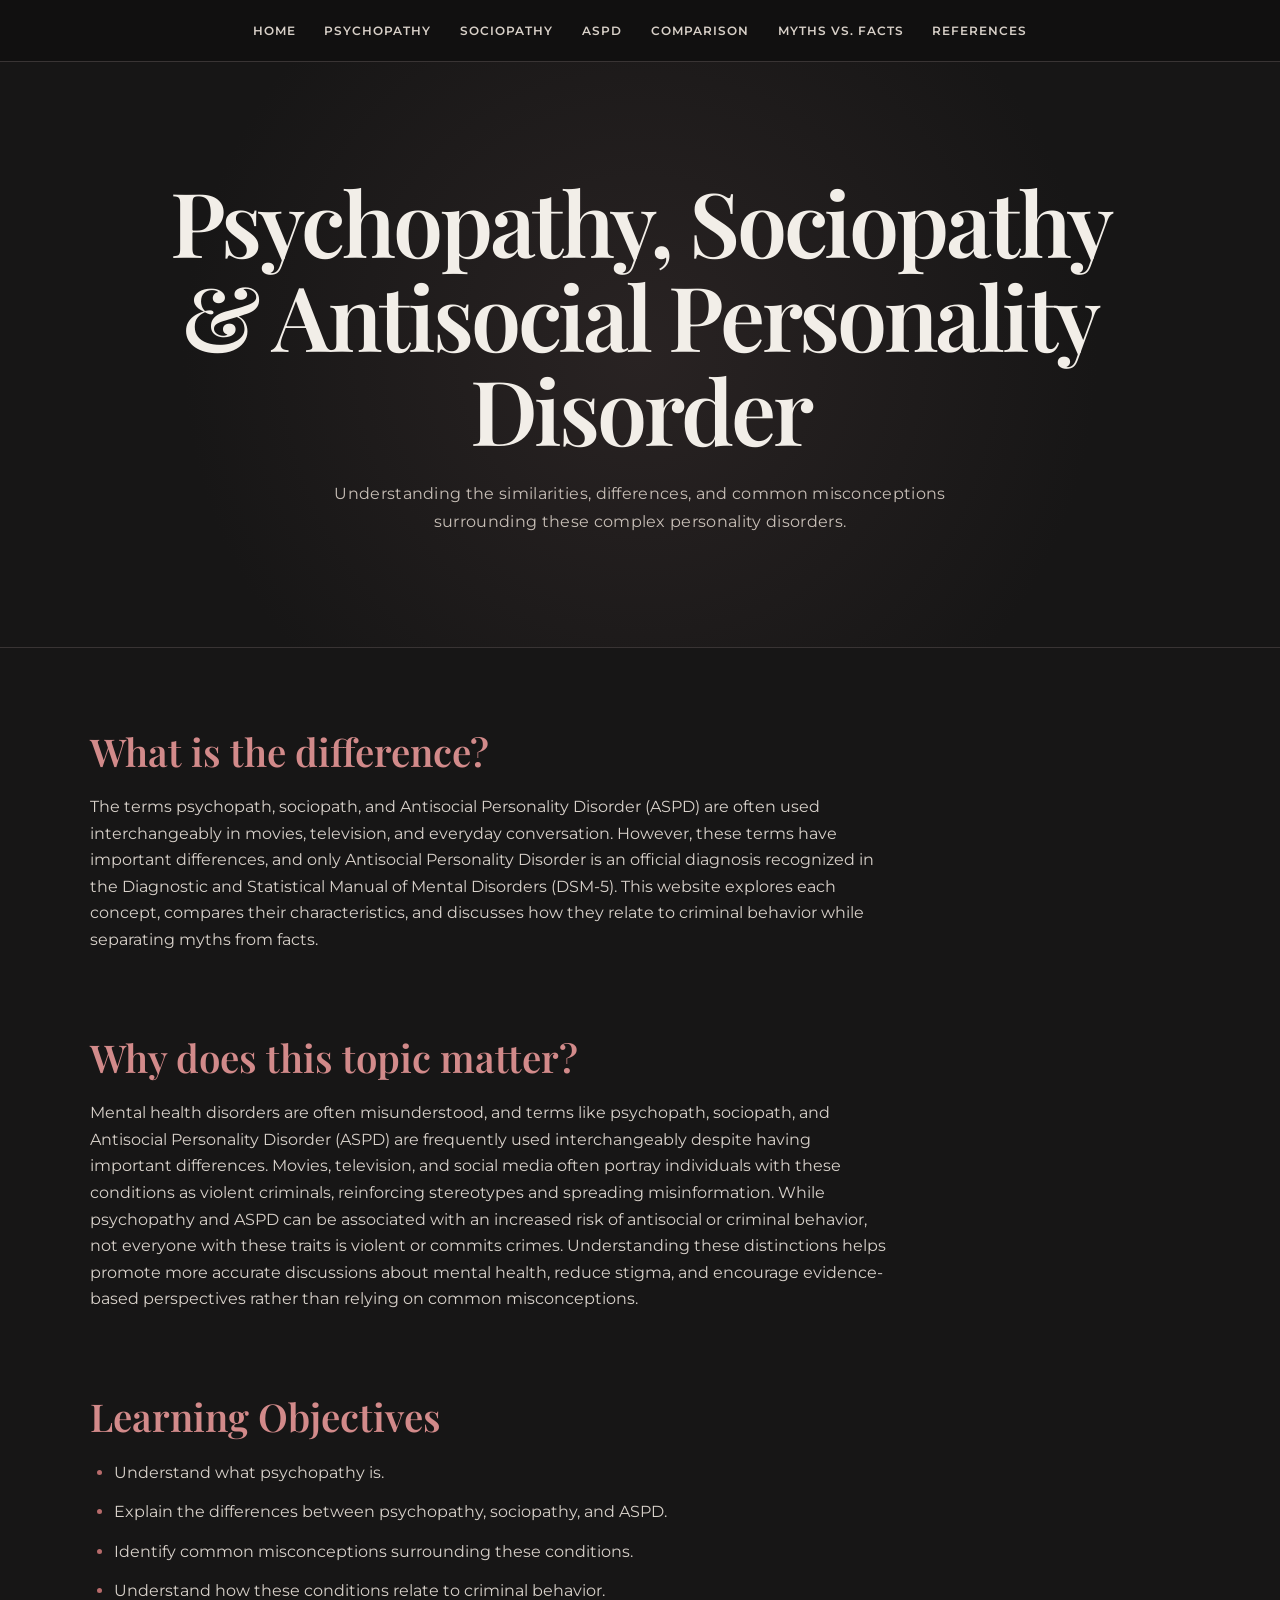
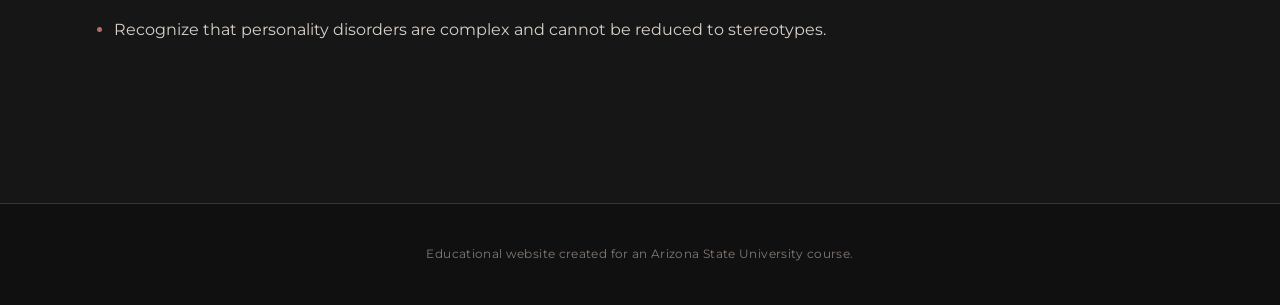
<file: index.html>
<!doctype html>
<html lang="en">
  <head>
    <meta charset="UTF-8" />
    <meta name="viewport" content="width=device-width, initial-scale=1.0" />
    <link rel="stylesheet" href="styles.css" />
    <title>Home | Psychopathy, Sociopathy and ASPD</title>
  </head>
  <body>
    <nav>
      <a href="index.html">Home</a>
      <a href="psychopathy.html">Psychopathy</a>
      <a href="sociopathy.html">Sociopathy</a>
      <a href="aspd.html">ASPD</a>
      <a href="comparison.html">Comparison</a>
      <a href="myths-vs-facts.html">Myths vs. Facts</a>
      <a href="references.html">References</a>
    </nav>
    <header class="hero">
      <h1>Psychopathy, Sociopathy & Antisocial Personality Disorder</h1>
      <p class="subtitle">
        Understanding the similarities, differences, and common misconceptions
        surrounding these complex personality disorders.
      </p>
    </header>
    <main>
      <section>
        <h2>What is the difference?</h2>
        <p>
          The terms psychopath, sociopath, and Antisocial Personality Disorder
          (ASPD) are often used interchangeably in movies, television, and
          everyday conversation. However, these terms have important
          differences, and only Antisocial Personality Disorder is an official
          diagnosis recognized in the Diagnostic and Statistical Manual of
          Mental Disorders (DSM-5). This website explores each concept, compares
          their characteristics, and discusses how they relate to criminal
          behavior while separating myths from facts.
        </p>
      </section>
      <section>
        <h2>Why does this topic matter?</h2>
        <p>
          Mental health disorders are often misunderstood, and terms like
          psychopath, sociopath, and Antisocial Personality Disorder (ASPD) are
          frequently used interchangeably despite having important differences.
          Movies, television, and social media often portray individuals with
          these conditions as violent criminals, reinforcing stereotypes and
          spreading misinformation. While psychopathy and ASPD can be associated
          with an increased risk of antisocial or criminal behavior, not
          everyone with these traits is violent or commits crimes. Understanding
          these distinctions helps promote more accurate discussions about
          mental health, reduce stigma, and encourage evidence-based
          perspectives rather than relying on common misconceptions.
        </p>
      </section>
      <section>
        <h2>Learning Objectives</h2>
        <ul>
          <li>Understand what psychopathy is.</li>
          <li>
            Explain the differences between psychopathy, sociopathy, and ASPD.
          </li>
          <li>Identify common misconceptions surrounding these conditions.</li>
          <li>Understand how these conditions relate to criminal behavior.</li>
          <li>
            Recognize that personality disorders are complex and cannot be
            reduced to stereotypes.
          </li>
        </ul>
      </section>
    </main>
    <footer>
      <p>Educational website created for an Arizona State University course.</p>
    </footer>
  </body>
</html>
</file>
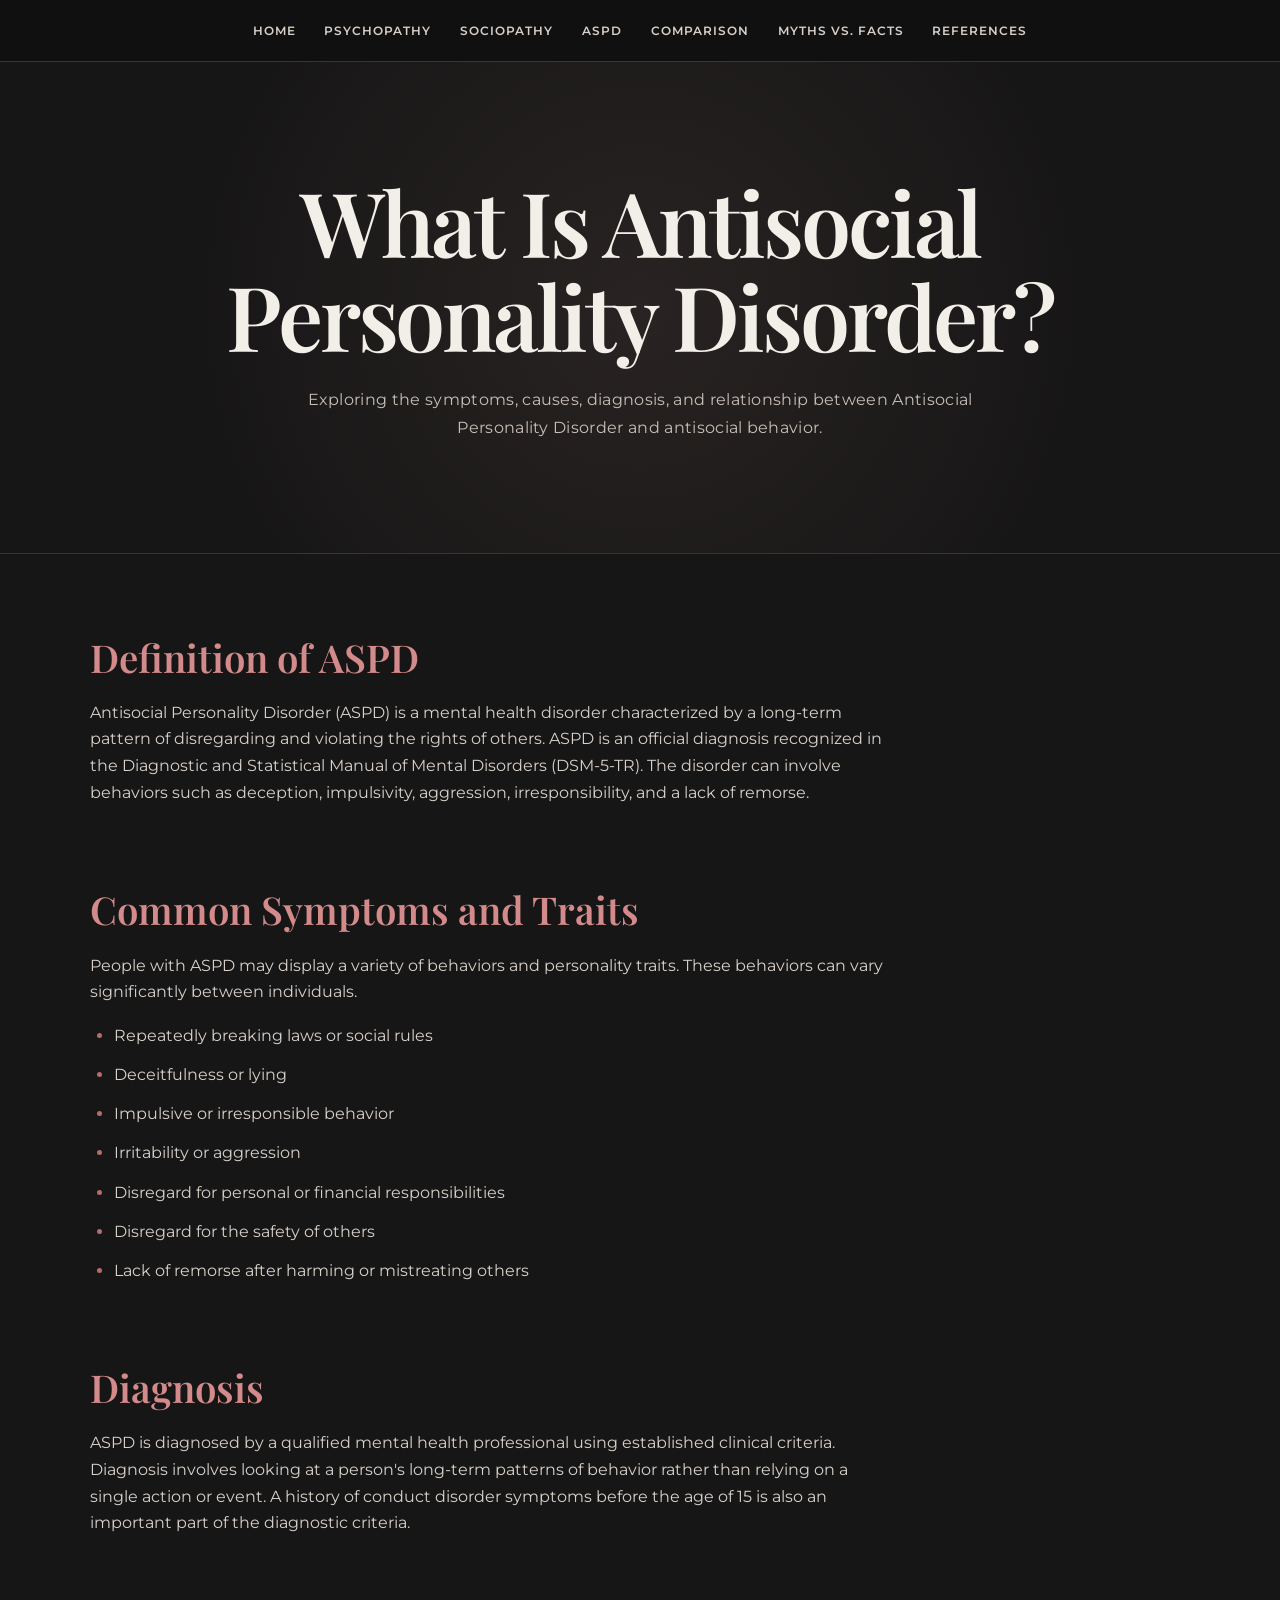
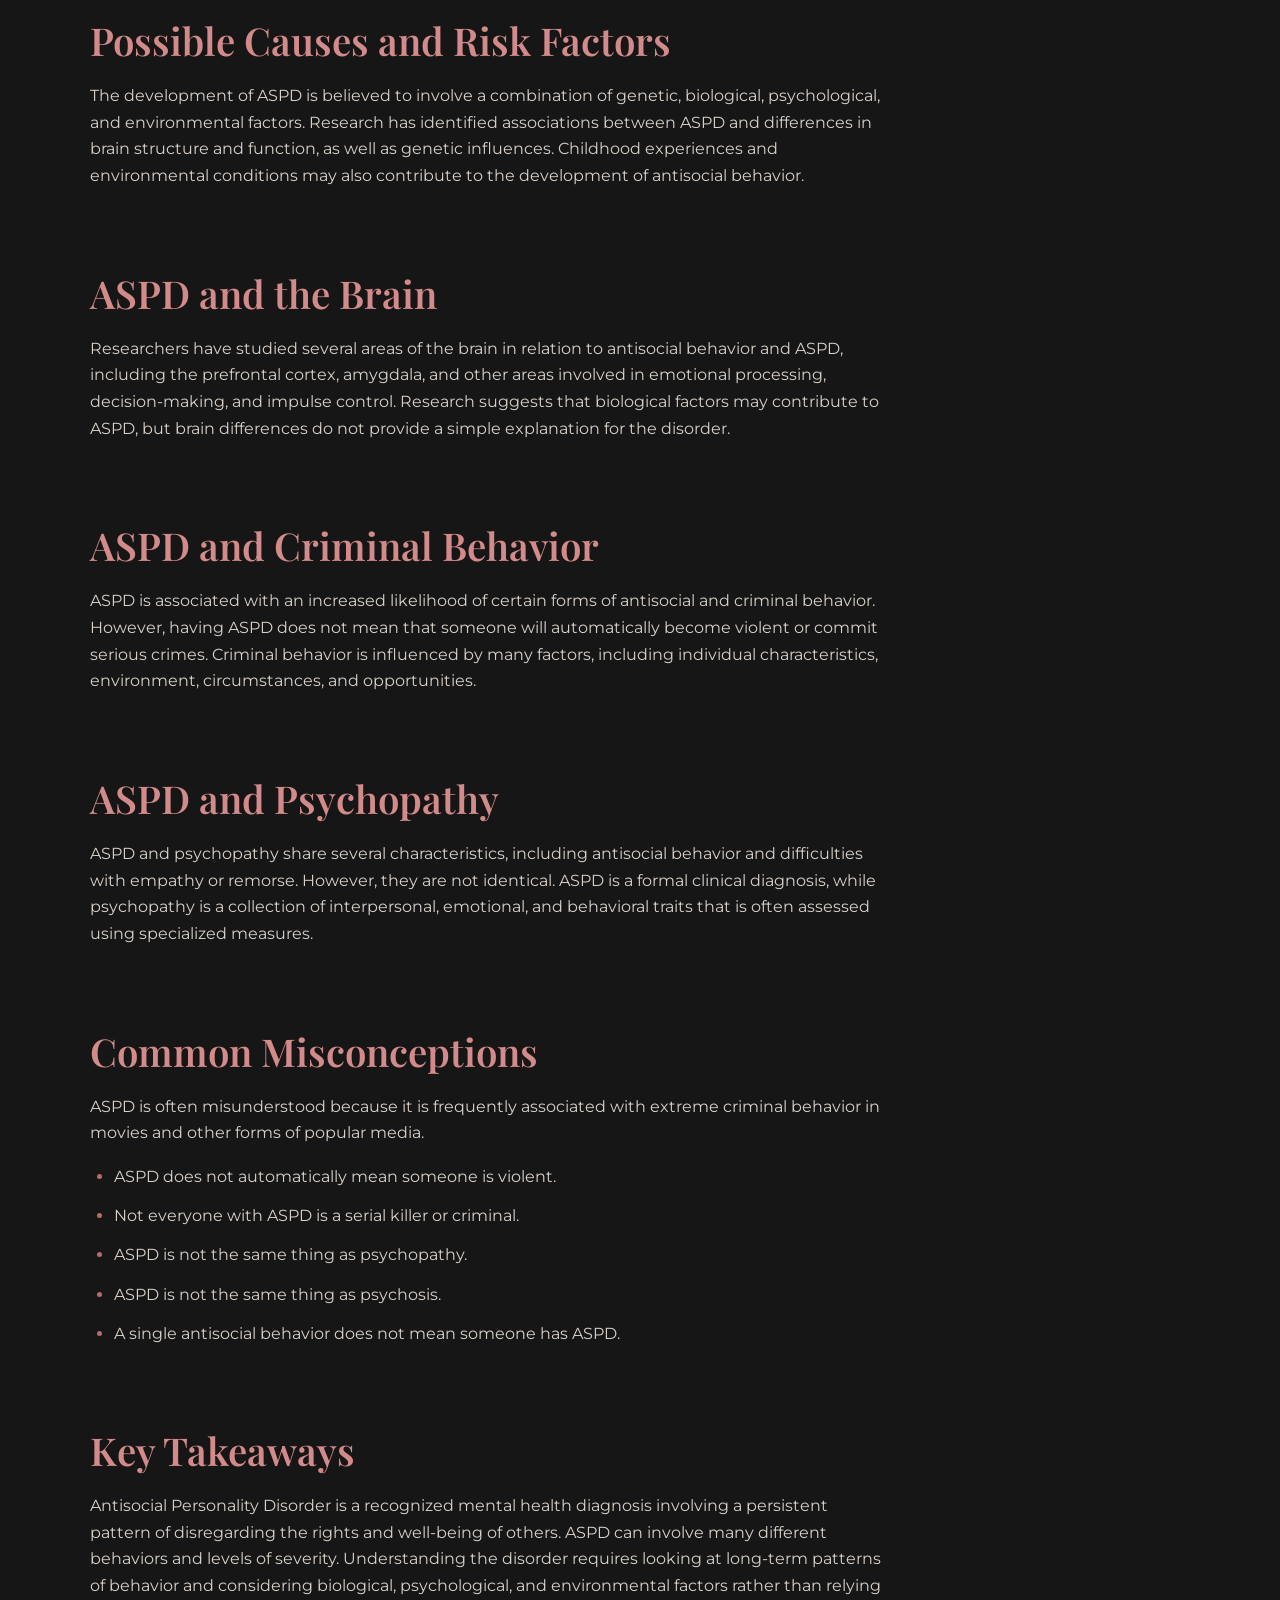
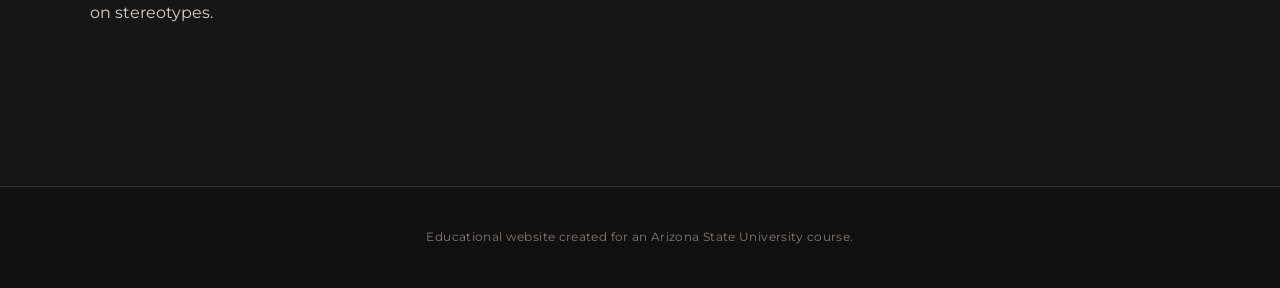
<file: aspd.html>
<!doctype html>
<html lang="en">
  <head>
    <meta charset="UTF-8" />
    <meta name="viewport" content="width=device-width, initial-scale=1.0" />
    <link rel="stylesheet" href="styles.css" />
    <title>ASPD | Psychopathy, Sociopathy, and ASPD</title>
  </head>

  <body>
    <nav>
      <a href="index.html">Home</a>
      <a href="psychopathy.html">Psychopathy</a>
      <a href="sociopathy.html">Sociopathy</a>
      <a href="aspd.html">ASPD</a>
      <a href="comparison.html">Comparison</a>
      <a href="myths-vs-facts.html">Myths vs. Facts</a>
      <a href="references.html">References</a>
    </nav>

    <header>
      <h1>What Is Antisocial Personality Disorder?</h1>
      <p>
        Exploring the symptoms, causes, diagnosis, and relationship between
        Antisocial Personality Disorder and antisocial behavior.
      </p>
    </header>

    <main>
      <section>
        <h2>Definition of ASPD</h2>
        <p>
          Antisocial Personality Disorder (ASPD) is a mental health disorder
          characterized by a long-term pattern of disregarding and violating the
          rights of others. ASPD is an official diagnosis recognized in the
          Diagnostic and Statistical Manual of Mental Disorders (DSM-5-TR). The
          disorder can involve behaviors such as deception, impulsivity,
          aggression, irresponsibility, and a lack of remorse.
        </p>
      </section>

      <section>
        <h2>Common Symptoms and Traits</h2>
        <p>
          People with ASPD may display a variety of behaviors and personality
          traits. These behaviors can vary significantly between individuals.
        </p>

        <ul>
          <li>Repeatedly breaking laws or social rules</li>
          <li>Deceitfulness or lying</li>
          <li>Impulsive or irresponsible behavior</li>
          <li>Irritability or aggression</li>
          <li>Disregard for personal or financial responsibilities</li>
          <li>Disregard for the safety of others</li>
          <li>Lack of remorse after harming or mistreating others</li>
        </ul>
      </section>

      <section>
        <h2>Diagnosis</h2>
        <p>
          ASPD is diagnosed by a qualified mental health professional using
          established clinical criteria. Diagnosis involves looking at a
          person's long-term patterns of behavior rather than relying on a
          single action or event. A history of conduct disorder symptoms before
          the age of 15 is also an important part of the diagnostic criteria.
        </p>
      </section>

      <section>
        <h2>Possible Causes and Risk Factors</h2>
        <p>
          The development of ASPD is believed to involve a combination of
          genetic, biological, psychological, and environmental factors.
          Research has identified associations between ASPD and differences in
          brain structure and function, as well as genetic influences. Childhood
          experiences and environmental conditions may also contribute to the
          development of antisocial behavior.
        </p>
      </section>

      <section>
        <h2>ASPD and the Brain</h2>
        <p>
          Researchers have studied several areas of the brain in relation to
          antisocial behavior and ASPD, including the prefrontal cortex,
          amygdala, and other areas involved in emotional processing,
          decision-making, and impulse control. Research suggests that
          biological factors may contribute to ASPD, but brain differences do
          not provide a simple explanation for the disorder.
        </p>
      </section>

      <section>
        <h2>ASPD and Criminal Behavior</h2>
        <p>
          ASPD is associated with an increased likelihood of certain forms of
          antisocial and criminal behavior. However, having ASPD does not mean
          that someone will automatically become violent or commit serious
          crimes. Criminal behavior is influenced by many factors, including
          individual characteristics, environment, circumstances, and
          opportunities.
        </p>
      </section>

      <section>
        <h2>ASPD and Psychopathy</h2>
        <p>
          ASPD and psychopathy share several characteristics, including
          antisocial behavior and difficulties with empathy or remorse. However,
          they are not identical. ASPD is a formal clinical diagnosis, while
          psychopathy is a collection of interpersonal, emotional, and
          behavioral traits that is often assessed using specialized measures.
        </p>
      </section>

      <section>
        <h2>Common Misconceptions</h2>
        <p>
          ASPD is often misunderstood because it is frequently associated with
          extreme criminal behavior in movies and other forms of popular media.
        </p>

        <ul>
          <li>ASPD does not automatically mean someone is violent.</li>
          <li>Not everyone with ASPD is a serial killer or criminal.</li>
          <li>ASPD is not the same thing as psychopathy.</li>
          <li>ASPD is not the same thing as psychosis.</li>
          <li>A single antisocial behavior does not mean someone has ASPD.</li>
        </ul>
      </section>

      <section>
        <h2>Key Takeaways</h2>
        <p>
          Antisocial Personality Disorder is a recognized mental health
          diagnosis involving a persistent pattern of disregarding the rights
          and well-being of others. ASPD can involve many different behaviors
          and levels of severity. Understanding the disorder requires looking at
          long-term patterns of behavior and considering biological,
          psychological, and environmental factors rather than relying on
          stereotypes.
        </p>
      </section>
    </main>

    <footer>
      <p>Educational website created for an Arizona State University course.</p>
    </footer>
  </body>
</html>
</file>
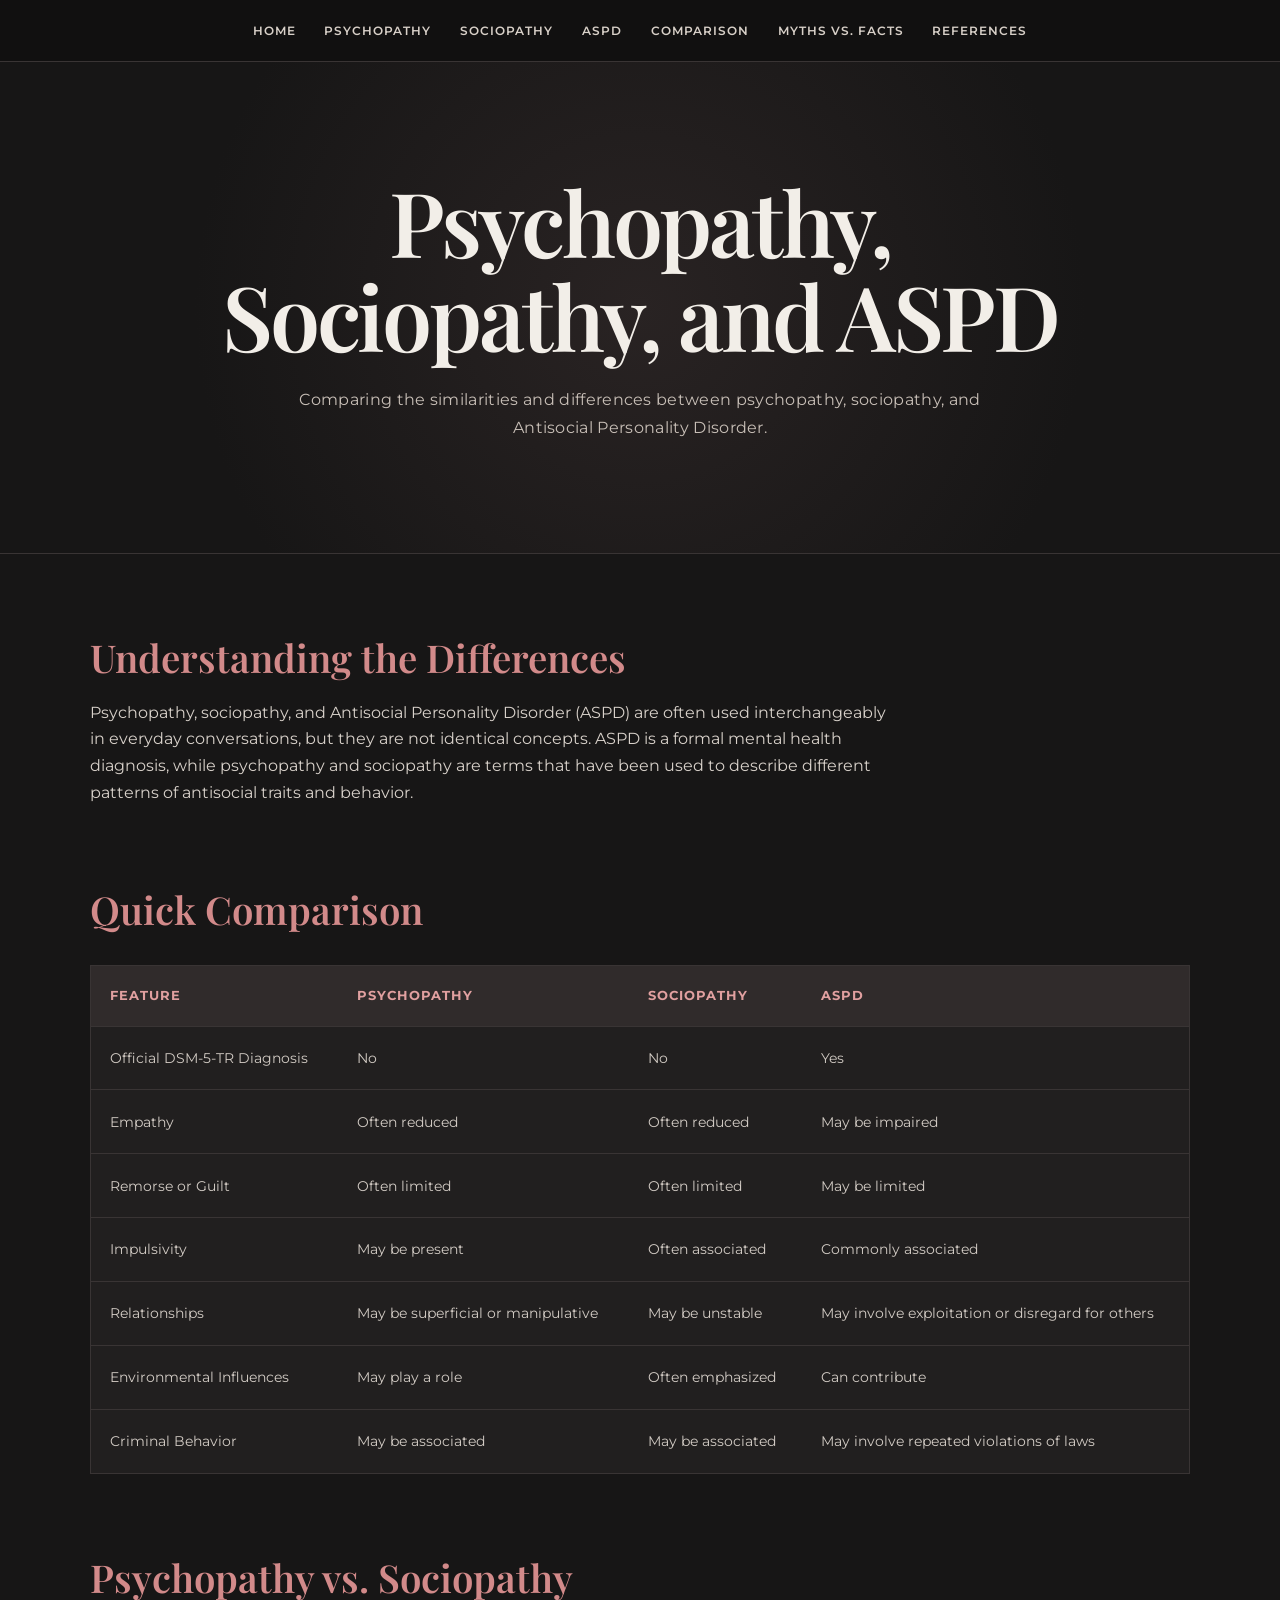
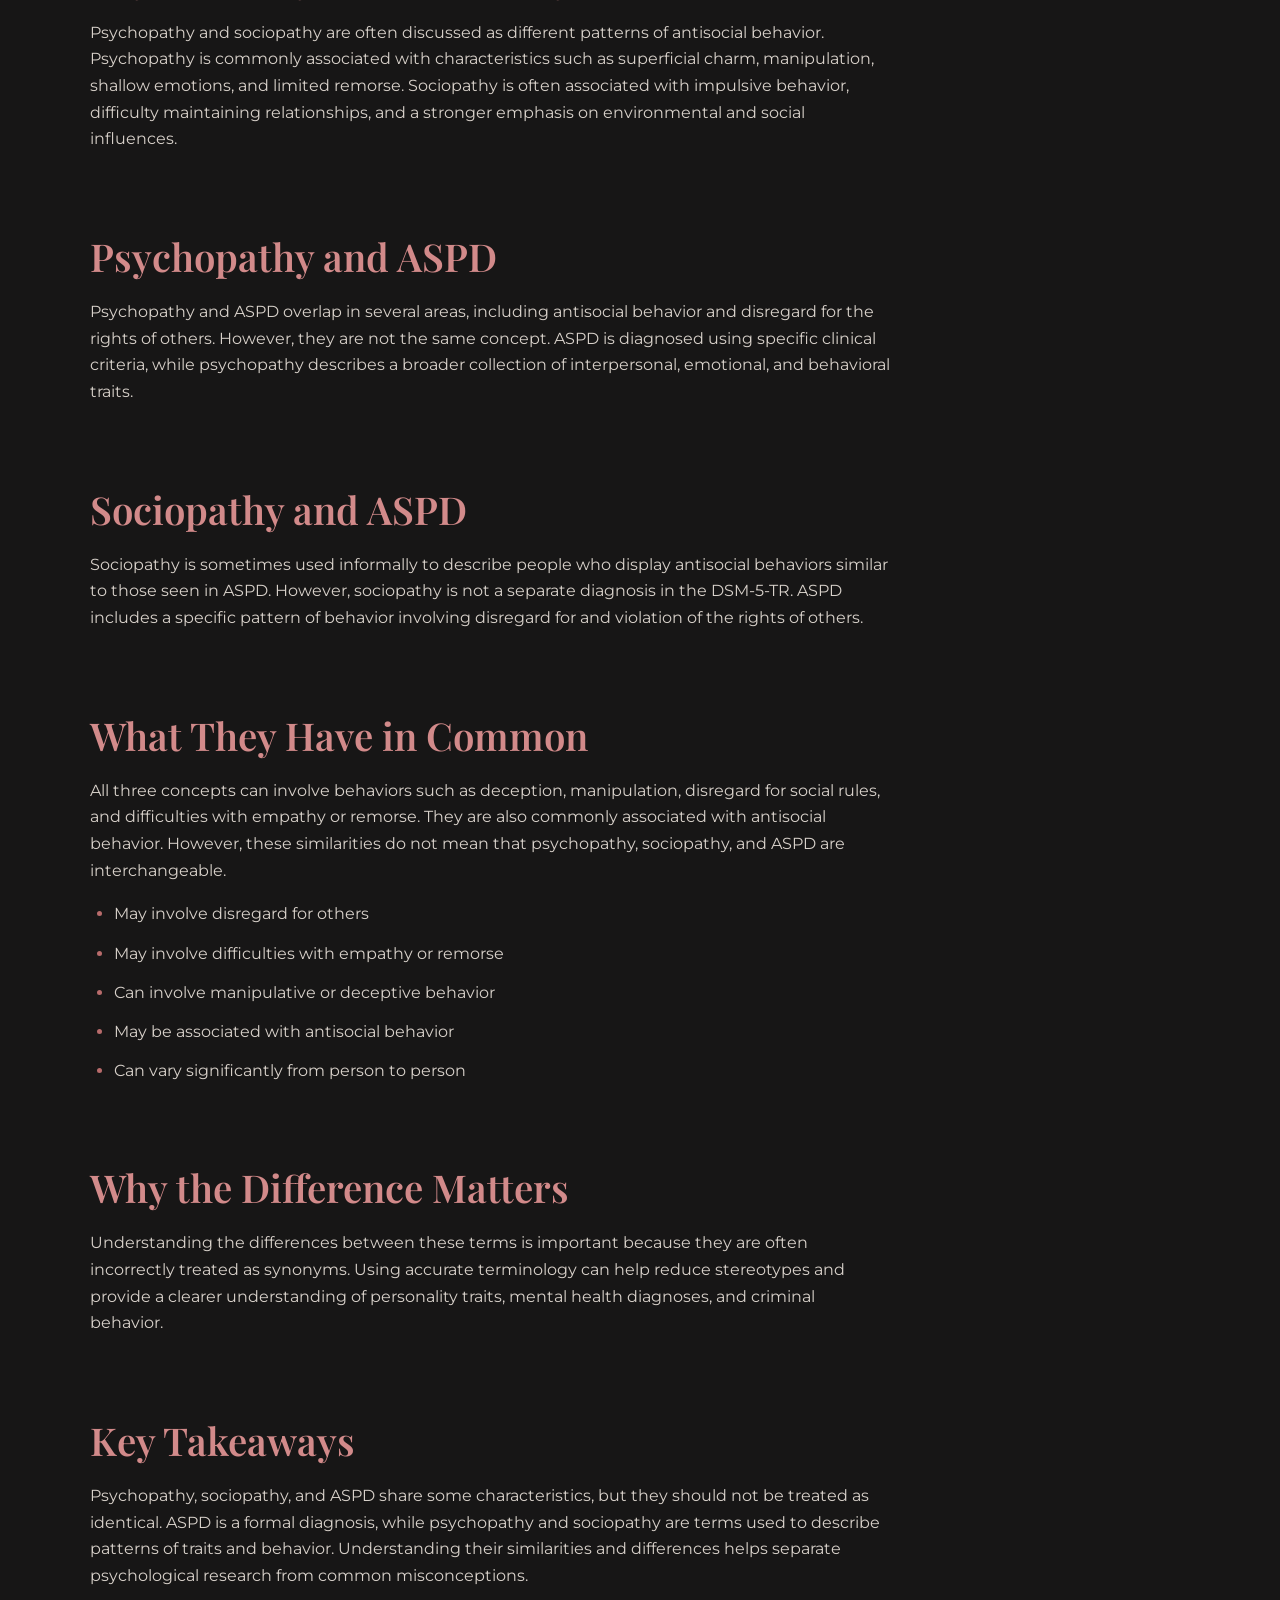
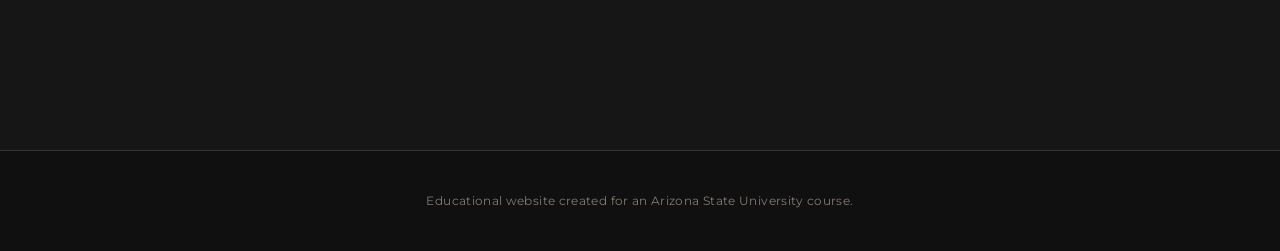
<file: comparison.html>
<!doctype html>
<html lang="en">
  <head>
    <meta charset="UTF-8" />
    <meta name="viewport" content="width=device-width, initial-scale=1.0" />
    <link rel="stylesheet" href="styles.css" />
    <title>Comparison | Psychopathy, Sociopathy, and ASPD</title>
  </head>

  <body>
    <nav>
      <a href="index.html">Home</a>
      <a href="psychopathy.html">Psychopathy</a>
      <a href="sociopathy.html">Sociopathy</a>
      <a href="aspd.html">ASPD</a>
      <a href="comparison.html">Comparison</a>
      <a href="myths-vs-facts.html">Myths vs. Facts</a>
      <a href="references.html">References</a>
    </nav>

    <header>
      <h1>Psychopathy, Sociopathy, and ASPD</h1>
      <p>
        Comparing the similarities and differences between psychopathy,
        sociopathy, and Antisocial Personality Disorder.
      </p>
    </header>

    <main>
      <section>
        <h2>Understanding the Differences</h2>
        <p>
          Psychopathy, sociopathy, and Antisocial Personality Disorder (ASPD)
          are often used interchangeably in everyday conversations, but they are
          not identical concepts. ASPD is a formal mental health diagnosis,
          while psychopathy and sociopathy are terms that have been used to
          describe different patterns of antisocial traits and behavior.
        </p>
      </section>

      <section>
        <h2>Quick Comparison</h2>

        <table>
          <thead>
            <tr>
              <th>Feature</th>
              <th>Psychopathy</th>
              <th>Sociopathy</th>
              <th>ASPD</th>
            </tr>
          </thead>

          <tbody>
            <tr>
              <td>Official DSM-5-TR Diagnosis</td>
              <td>No</td>
              <td>No</td>
              <td>Yes</td>
            </tr>

            <tr>
              <td>Empathy</td>
              <td>Often reduced</td>
              <td>Often reduced</td>
              <td>May be impaired</td>
            </tr>

            <tr>
              <td>Remorse or Guilt</td>
              <td>Often limited</td>
              <td>Often limited</td>
              <td>May be limited</td>
            </tr>

            <tr>
              <td>Impulsivity</td>
              <td>May be present</td>
              <td>Often associated</td>
              <td>Commonly associated</td>
            </tr>

            <tr>
              <td>Relationships</td>
              <td>May be superficial or manipulative</td>
              <td>May be unstable</td>
              <td>May involve exploitation or disregard for others</td>
            </tr>

            <tr>
              <td>Environmental Influences</td>
              <td>May play a role</td>
              <td>Often emphasized</td>
              <td>Can contribute</td>
            </tr>

            <tr>
              <td>Criminal Behavior</td>
              <td>May be associated</td>
              <td>May be associated</td>
              <td>May involve repeated violations of laws</td>
            </tr>
          </tbody>
        </table>
      </section>

      <section>
        <h2>Psychopathy vs. Sociopathy</h2>
        <p>
          Psychopathy and sociopathy are often discussed as different patterns
          of antisocial behavior. Psychopathy is commonly associated with
          characteristics such as superficial charm, manipulation, shallow
          emotions, and limited remorse. Sociopathy is often associated with
          impulsive behavior, difficulty maintaining relationships, and a
          stronger emphasis on environmental and social influences.
        </p>
      </section>

      <section>
        <h2>Psychopathy and ASPD</h2>
        <p>
          Psychopathy and ASPD overlap in several areas, including antisocial
          behavior and disregard for the rights of others. However, they are not
          the same concept. ASPD is diagnosed using specific clinical criteria,
          while psychopathy describes a broader collection of interpersonal,
          emotional, and behavioral traits.
        </p>
      </section>

      <section>
        <h2>Sociopathy and ASPD</h2>
        <p>
          Sociopathy is sometimes used informally to describe people who display
          antisocial behaviors similar to those seen in ASPD. However,
          sociopathy is not a separate diagnosis in the DSM-5-TR. ASPD includes
          a specific pattern of behavior involving disregard for and violation
          of the rights of others.
        </p>
      </section>

      <section>
        <h2>What They Have in Common</h2>
        <p>
          All three concepts can involve behaviors such as deception,
          manipulation, disregard for social rules, and difficulties with
          empathy or remorse. They are also commonly associated with antisocial
          behavior. However, these similarities do not mean that psychopathy,
          sociopathy, and ASPD are interchangeable.
        </p>

        <ul>
          <li>May involve disregard for others</li>
          <li>May involve difficulties with empathy or remorse</li>
          <li>Can involve manipulative or deceptive behavior</li>
          <li>May be associated with antisocial behavior</li>
          <li>Can vary significantly from person to person</li>
        </ul>
      </section>

      <section>
        <h2>Why the Difference Matters</h2>
        <p>
          Understanding the differences between these terms is important because
          they are often incorrectly treated as synonyms. Using accurate
          terminology can help reduce stereotypes and provide a clearer
          understanding of personality traits, mental health diagnoses, and
          criminal behavior.
        </p>
      </section>

      <section>
        <h2>Key Takeaways</h2>
        <p>
          Psychopathy, sociopathy, and ASPD share some characteristics, but they
          should not be treated as identical. ASPD is a formal diagnosis, while
          psychopathy and sociopathy are terms used to describe patterns of
          traits and behavior. Understanding their similarities and differences
          helps separate psychological research from common misconceptions.
        </p>
      </section>
    </main>

    <footer>
      <p>Educational website created for an Arizona State University course.</p>
    </footer>
  </body>
</html>
</file>
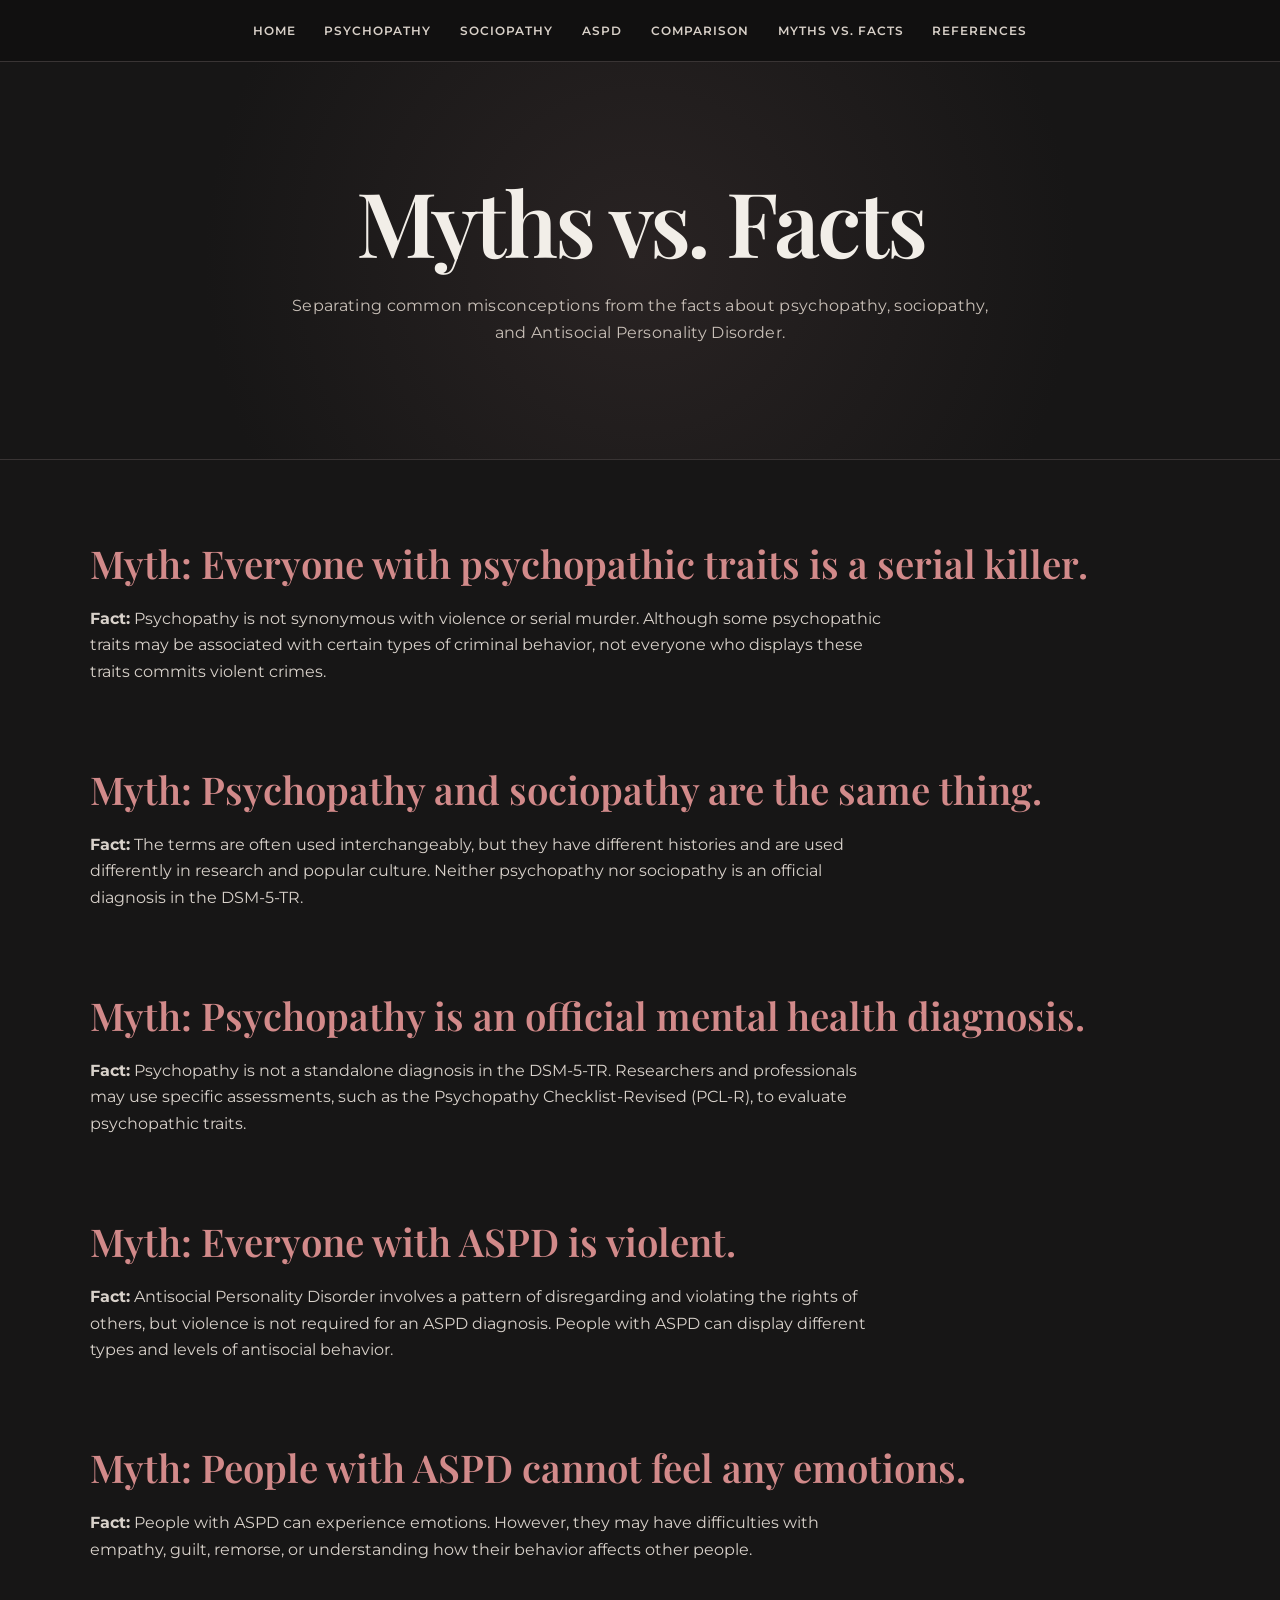
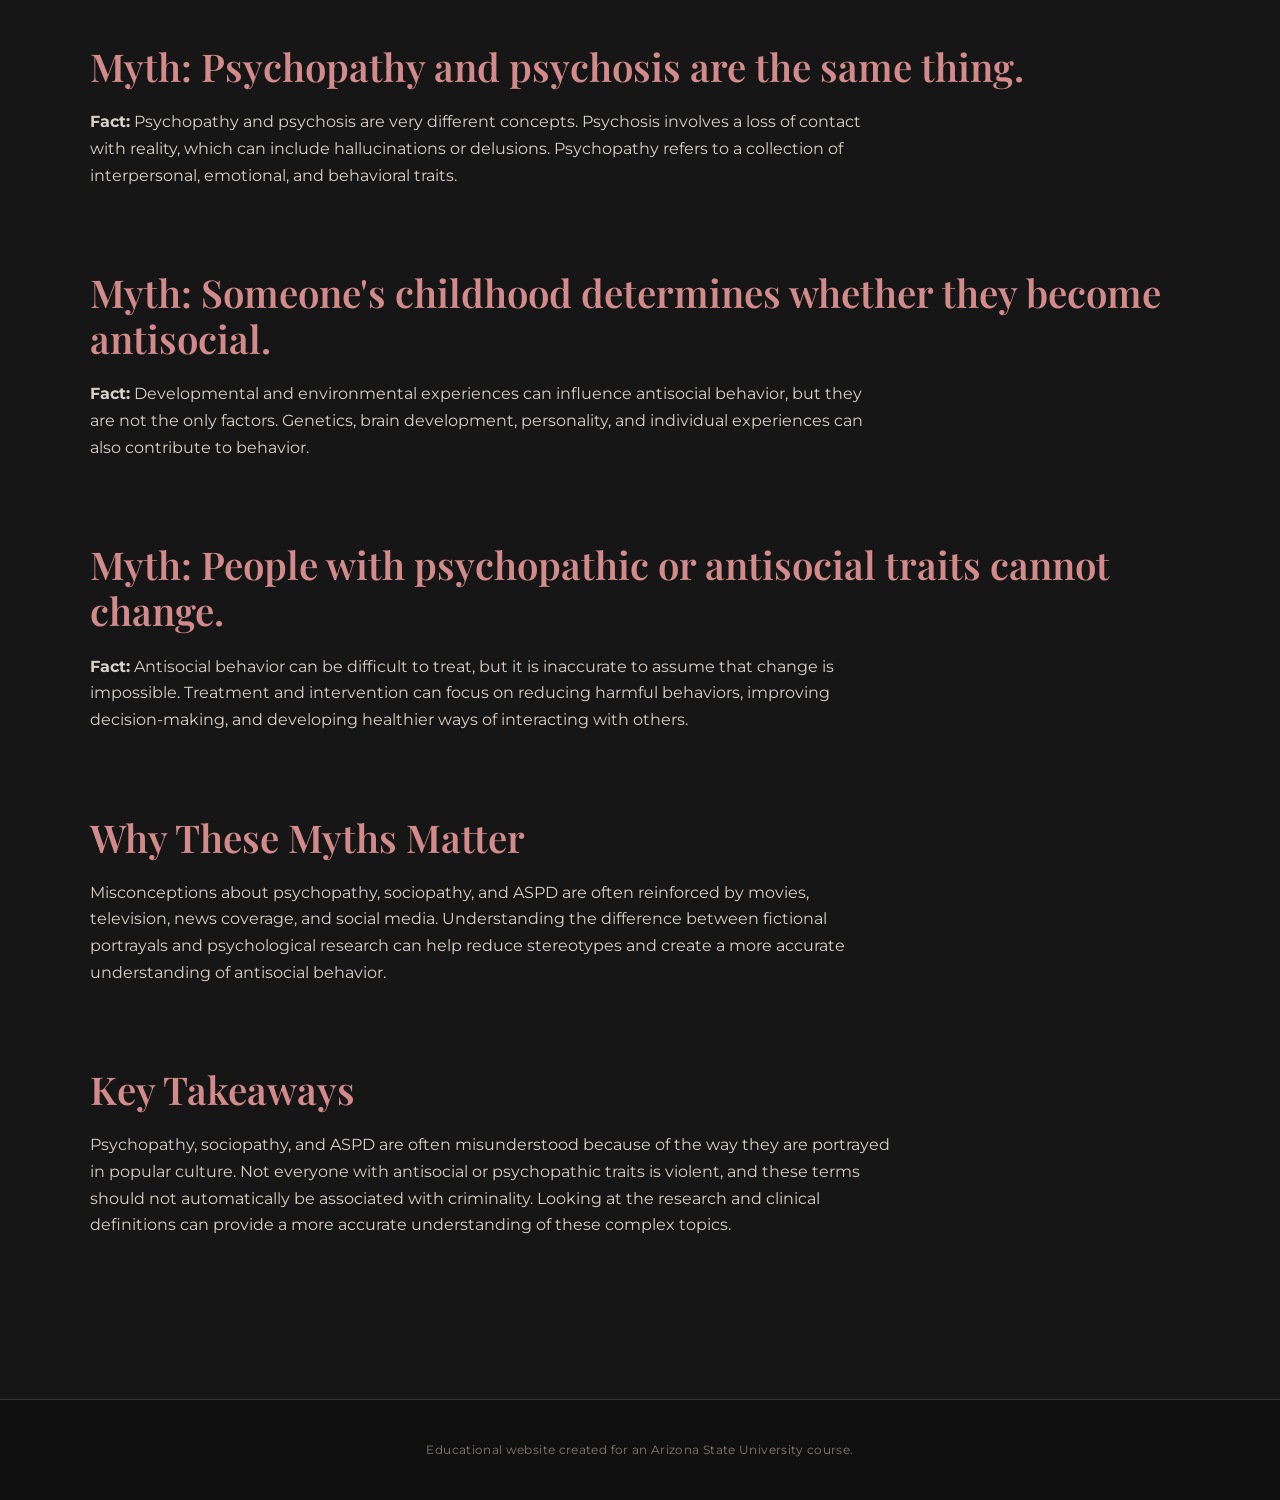
<file: myths-vs-facts.html>
<!doctype html>
<html lang="en">
  <head>
    <meta charset="UTF-8" />
    <meta name="viewport" content="width=device-width, initial-scale=1.0" />
    <link rel="stylesheet" href="styles.css" />
    <title>Myths vs. Facts | Psychopathy, Sociopathy, and ASPD</title>
  </head>

  <body>
    <nav>
      <a href="index.html">Home</a>
      <a href="psychopathy.html">Psychopathy</a>
      <a href="sociopathy.html">Sociopathy</a>
      <a href="aspd.html">ASPD</a>
      <a href="comparison.html">Comparison</a>
      <a href="myths-vs-facts.html">Myths vs. Facts</a>
      <a href="references.html">References</a>
    </nav>

    <header>
      <h1>Myths vs. Facts</h1>
      <p>
        Separating common misconceptions from the facts about psychopathy,
        sociopathy, and Antisocial Personality Disorder.
      </p>
    </header>

    <main>
      <section>
        <h2>Myth: Everyone with psychopathic traits is a serial killer.</h2>
        <p>
          <strong>Fact:</strong> Psychopathy is not synonymous with violence or
          serial murder. Although some psychopathic traits may be associated
          with certain types of criminal behavior, not everyone who displays
          these traits commits violent crimes.
        </p>
      </section>

      <section>
        <h2>Myth: Psychopathy and sociopathy are the same thing.</h2>
        <p>
          <strong>Fact:</strong> The terms are often used interchangeably, but
          they have different histories and are used differently in research and
          popular culture. Neither psychopathy nor sociopathy is an official
          diagnosis in the DSM-5-TR.
        </p>
      </section>

      <section>
        <h2>Myth: Psychopathy is an official mental health diagnosis.</h2>
        <p>
          <strong>Fact:</strong> Psychopathy is not a standalone diagnosis in
          the DSM-5-TR. Researchers and professionals may use specific
          assessments, such as the Psychopathy Checklist-Revised (PCL-R), to
          evaluate psychopathic traits.
        </p>
      </section>

      <section>
        <h2>Myth: Everyone with ASPD is violent.</h2>
        <p>
          <strong>Fact:</strong> Antisocial Personality Disorder involves a
          pattern of disregarding and violating the rights of others, but
          violence is not required for an ASPD diagnosis. People with ASPD can
          display different types and levels of antisocial behavior.
        </p>
      </section>

      <section>
        <h2>Myth: People with ASPD cannot feel any emotions.</h2>
        <p>
          <strong>Fact:</strong> People with ASPD can experience emotions.
          However, they may have difficulties with empathy, guilt, remorse, or
          understanding how their behavior affects other people.
        </p>
      </section>

      <section>
        <h2>Myth: Psychopathy and psychosis are the same thing.</h2>
        <p>
          <strong>Fact:</strong> Psychopathy and psychosis are very different
          concepts. Psychosis involves a loss of contact with reality, which can
          include hallucinations or delusions. Psychopathy refers to a
          collection of interpersonal, emotional, and behavioral traits.
        </p>
      </section>

      <section>
        <h2>
          Myth: Someone's childhood determines whether they become antisocial.
        </h2>
        <p>
          <strong>Fact:</strong> Developmental and environmental experiences can
          influence antisocial behavior, but they are not the only factors.
          Genetics, brain development, personality, and individual experiences
          can also contribute to behavior.
        </p>
      </section>

      <section>
        <h2>
          Myth: People with psychopathic or antisocial traits cannot change.
        </h2>
        <p>
          <strong>Fact:</strong> Antisocial behavior can be difficult to treat,
          but it is inaccurate to assume that change is impossible. Treatment
          and intervention can focus on reducing harmful behaviors, improving
          decision-making, and developing healthier ways of interacting with
          others.
        </p>
      </section>

      <section>
        <h2>Why These Myths Matter</h2>
        <p>
          Misconceptions about psychopathy, sociopathy, and ASPD are often
          reinforced by movies, television, news coverage, and social media.
          Understanding the difference between fictional portrayals and
          psychological research can help reduce stereotypes and create a more
          accurate understanding of antisocial behavior.
        </p>
      </section>

      <section>
        <h2>Key Takeaways</h2>
        <p>
          Psychopathy, sociopathy, and ASPD are often misunderstood because of
          the way they are portrayed in popular culture. Not everyone with
          antisocial or psychopathic traits is violent, and these terms should
          not automatically be associated with criminality. Looking at the
          research and clinical definitions can provide a more accurate
          understanding of these complex topics.
        </p>
      </section>
    </main>

    <footer>
      <p>Educational website created for an Arizona State University course.</p>
    </footer>
  </body>
</html>
</file>
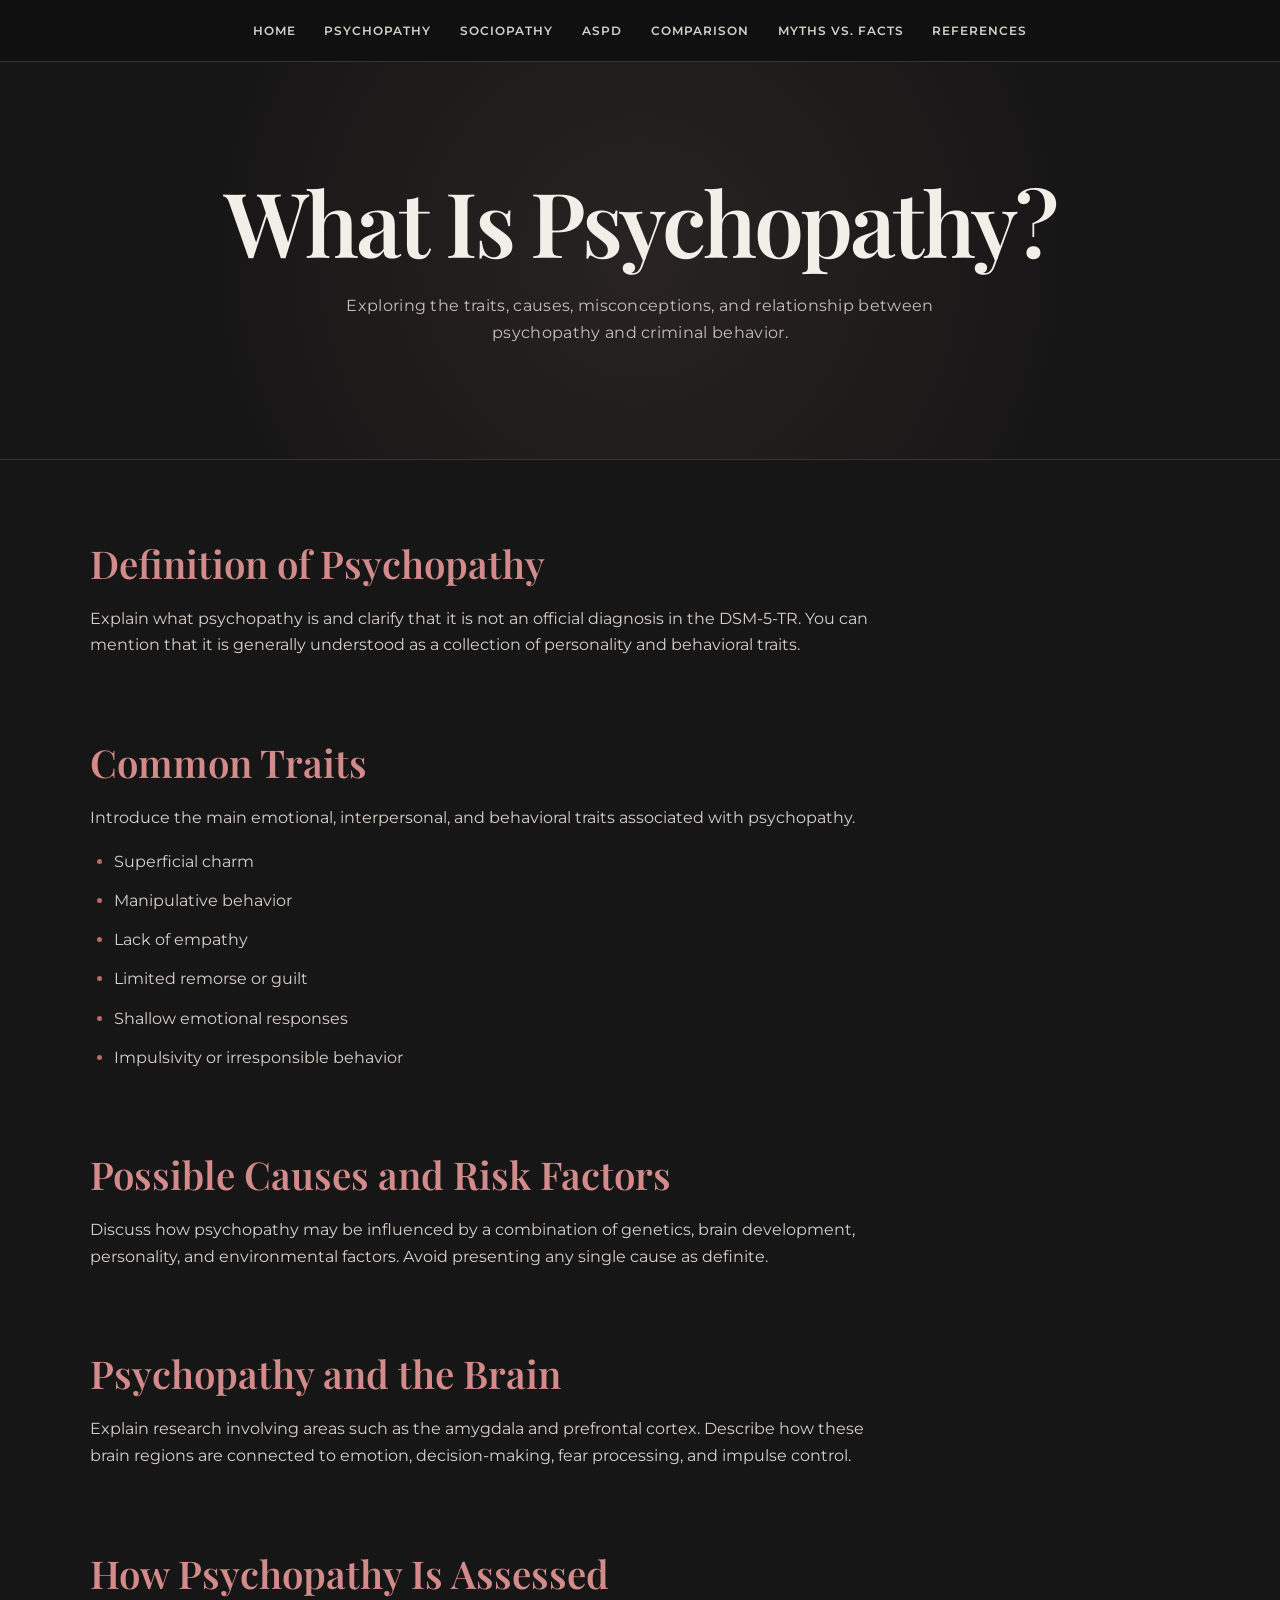
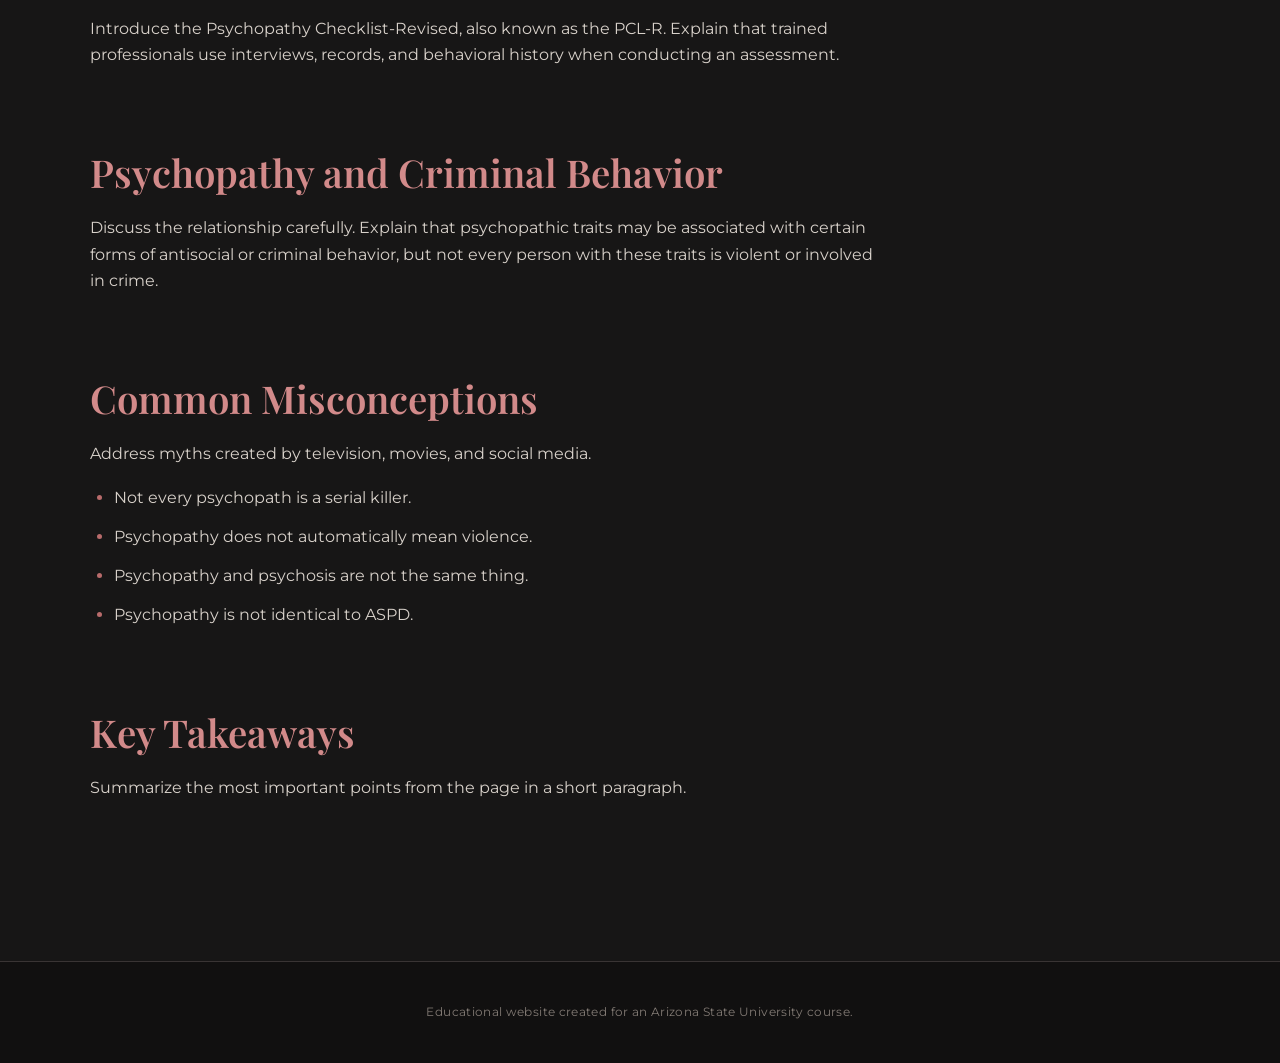
<file: psychopathy.html>
<!doctype html>
<html lang="en">
  <head>
    <meta charset="UTF-8" />
    <meta name="viewport" content="width=device-width, initial-scale=1.0" />
    <link rel="stylesheet" href="styles.css" />
    <title>Psychopathy | Psychopathy, Sociopathy, and ASPD</title>
  </head>

  <body>
    <nav>
      <a href="index.html">Home</a>
      <a href="psychopathy.html">Psychopathy</a>
      <a href="sociopathy.html">Sociopathy</a>
      <a href="aspd.html">ASPD</a>
      <a href="comparison.html">Comparison</a>
      <a href="myths-vs-facts.html">Myths vs. Facts</a>
      <a href="references.html">References</a>
    </nav>

    <header>
      <h1>What Is Psychopathy?</h1>
      <p>
        Exploring the traits, causes, misconceptions, and relationship between
        psychopathy and criminal behavior.
      </p>
    </header>

    <main>
      <section>
        <h2>Definition of Psychopathy</h2>
        <p>
          Explain what psychopathy is and clarify that it is not an official
          diagnosis in the DSM-5-TR. You can mention that it is generally
          understood as a collection of personality and behavioral traits.
        </p>
      </section>

      <section>
        <h2>Common Traits</h2>
        <p>
          Introduce the main emotional, interpersonal, and behavioral traits
          associated with psychopathy.
        </p>

        <ul>
          <li>Superficial charm</li>
          <li>Manipulative behavior</li>
          <li>Lack of empathy</li>
          <li>Limited remorse or guilt</li>
          <li>Shallow emotional responses</li>
          <li>Impulsivity or irresponsible behavior</li>
        </ul>
      </section>

      <section>
        <h2>Possible Causes and Risk Factors</h2>
        <p>
          Discuss how psychopathy may be influenced by a combination of
          genetics, brain development, personality, and environmental factors.
          Avoid presenting any single cause as definite.
        </p>
      </section>

      <section>
        <h2>Psychopathy and the Brain</h2>
        <p>
          Explain research involving areas such as the amygdala and prefrontal
          cortex. Describe how these brain regions are connected to emotion,
          decision-making, fear processing, and impulse control.
        </p>
      </section>

      <section>
        <h2>How Psychopathy Is Assessed</h2>
        <p>
          Introduce the Psychopathy Checklist-Revised, also known as the PCL-R.
          Explain that trained professionals use interviews, records, and
          behavioral history when conducting an assessment.
        </p>
      </section>

      <section>
        <h2>Psychopathy and Criminal Behavior</h2>
        <p>
          Discuss the relationship carefully. Explain that psychopathic traits
          may be associated with certain forms of antisocial or criminal
          behavior, but not every person with these traits is violent or
          involved in crime.
        </p>
      </section>

      <section>
        <h2>Common Misconceptions</h2>
        <p>Address myths created by television, movies, and social media.</p>

        <ul>
          <li>Not every psychopath is a serial killer.</li>
          <li>Psychopathy does not automatically mean violence.</li>
          <li>Psychopathy and psychosis are not the same thing.</li>
          <li>Psychopathy is not identical to ASPD.</li>
        </ul>
      </section>

      <section>
        <h2>Key Takeaways</h2>
        <p>
          Summarize the most important points from the page in a short
          paragraph.
        </p>
      </section>
    </main>

    <footer>
      <p>Educational website created for an Arizona State University course.</p>
    </footer>
  </body>
</html>
</file>
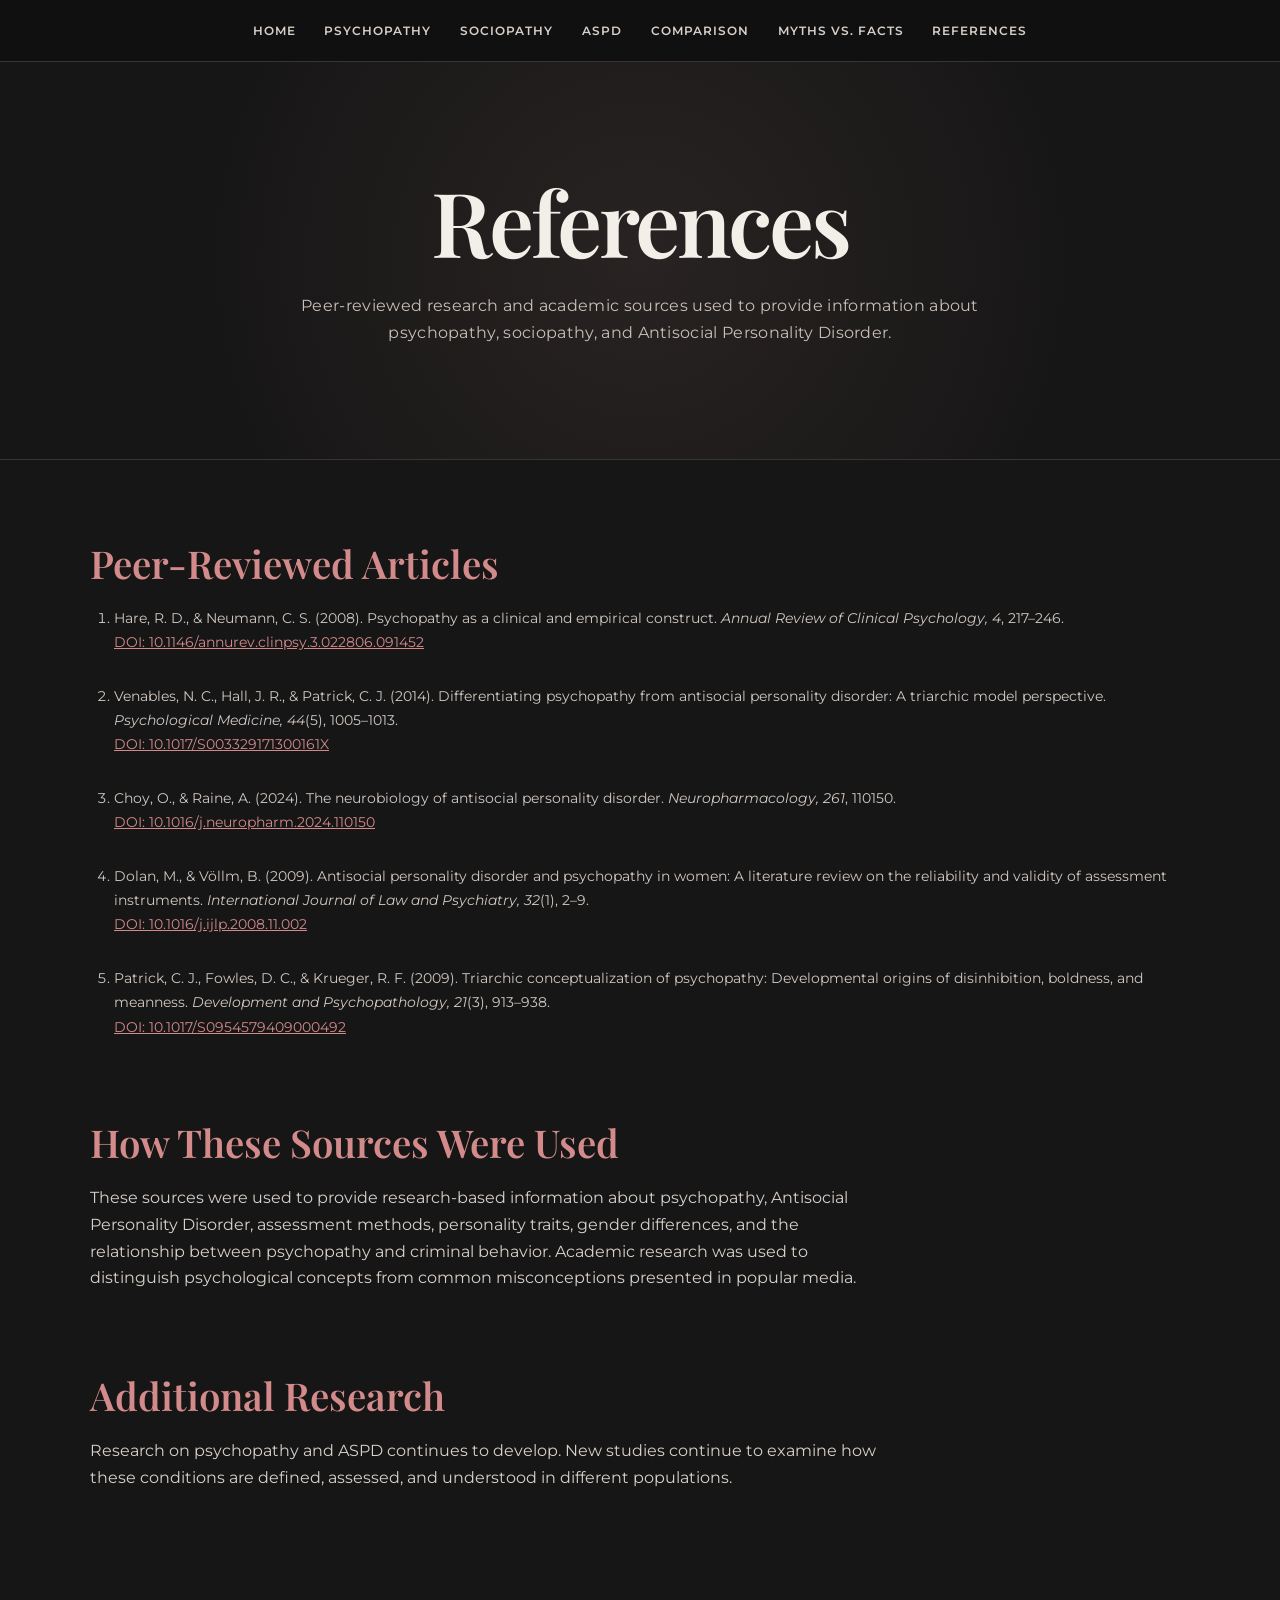
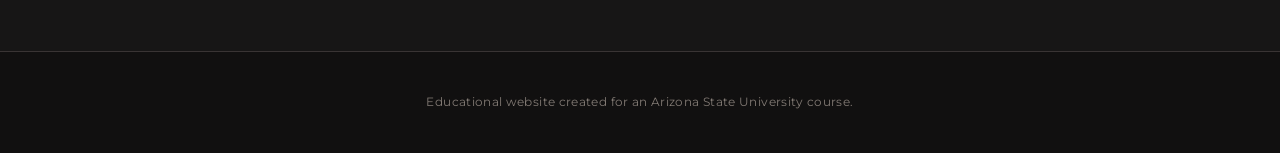
<file: references.html>
<!doctype html>
<html lang="en">
  <head>
    <meta charset="UTF-8" />
    <meta name="viewport" content="width=device-width, initial-scale=1.0" />
    <link rel="stylesheet" href="styles.css" />
    <title>References | Psychopathy, Sociopathy, and ASPD</title>
  </head>

  <body>
    <nav>
      <a href="index.html">Home</a>
      <a href="psychopathy.html">Psychopathy</a>
      <a href="sociopathy.html">Sociopathy</a>
      <a href="aspd.html">ASPD</a>
      <a href="comparison.html">Comparison</a>
      <a href="myths-vs-facts.html">Myths vs. Facts</a>
      <a href="references.html">References</a>
    </nav>

    <header>
      <h1>References</h1>
      <p>
        Peer-reviewed research and academic sources used to provide information
        about psychopathy, sociopathy, and Antisocial Personality Disorder.
      </p>
    </header>

    <main>
      <section>
        <h2>Peer-Reviewed Articles</h2>

        <ol class="references">
          <li>
            Hare, R. D., &amp; Neumann, C. S. (2008). Psychopathy as a clinical
            and empirical construct.
            <em>Annual Review of Clinical Psychology, 4</em>, 217–246.
            <br />
            <a
              href="https://doi.org/10.1146/annurev.clinpsy.3.022806.091452"
              target="_blank"
              rel="noopener noreferrer"
            >
              DOI: 10.1146/annurev.clinpsy.3.022806.091452
            </a>
          </li>

          <li>
            Venables, N. C., Hall, J. R., &amp; Patrick, C. J. (2014).
            Differentiating psychopathy from antisocial personality disorder: A
            triarchic model perspective.
            <em>Psychological Medicine, 44</em>(5), 1005–1013.
            <br />
            <a
              href="https://doi.org/10.1017/S003329171300161X"
              target="_blank"
              rel="noopener noreferrer"
            >
              DOI: 10.1017/S003329171300161X
            </a>
          </li>

          <li>
            Choy, O., &amp; Raine, A. (2024). The neurobiology of antisocial
            personality disorder.
            <em>Neuropharmacology, 261</em>, 110150.
            <br />
            <a
              href="https://doi.org/10.1016/j.neuropharm.2024.110150"
              target="_blank"
              rel="noopener noreferrer"
            >
              DOI: 10.1016/j.neuropharm.2024.110150
            </a>
          </li>

          <li>
            Dolan, M., &amp; Völlm, B. (2009). Antisocial personality disorder
            and psychopathy in women: A literature review on the reliability and
            validity of assessment instruments.
            <em>International Journal of Law and Psychiatry, 32</em>(1), 2–9.
            <br />
            <a
              href="https://doi.org/10.1016/j.ijlp.2008.11.002"
              target="_blank"
              rel="noopener noreferrer"
            >
              DOI: 10.1016/j.ijlp.2008.11.002
            </a>
          </li>

          <li>
            Patrick, C. J., Fowles, D. C., &amp; Krueger, R. F. (2009).
            Triarchic conceptualization of psychopathy: Developmental origins of
            disinhibition, boldness, and meanness.
            <em>Development and Psychopathology, 21</em>(3), 913–938.
            <br />
            <a
              href="https://doi.org/10.1017/S0954579409000492"
              target="_blank"
              rel="noopener noreferrer"
            >
              DOI: 10.1017/S0954579409000492
            </a>
          </li>
        </ol>
      </section>

      <section>
        <h2>How These Sources Were Used</h2>

        <p>
          These sources were used to provide research-based information about
          psychopathy, Antisocial Personality Disorder, assessment methods,
          personality traits, gender differences, and the relationship between
          psychopathy and criminal behavior. Academic research was used to
          distinguish psychological concepts from common misconceptions
          presented in popular media.
        </p>
      </section>

      <section>
        <h2>Additional Research</h2>

        <p>
          Research on psychopathy and ASPD continues to develop. New studies
          continue to examine how these conditions are defined, assessed, and
          understood in different populations.
        </p>
      </section>
    </main>

    <footer>
      <p>Educational website created for an Arizona State University course.</p>
    </footer>
  </body>
</html>
</file>
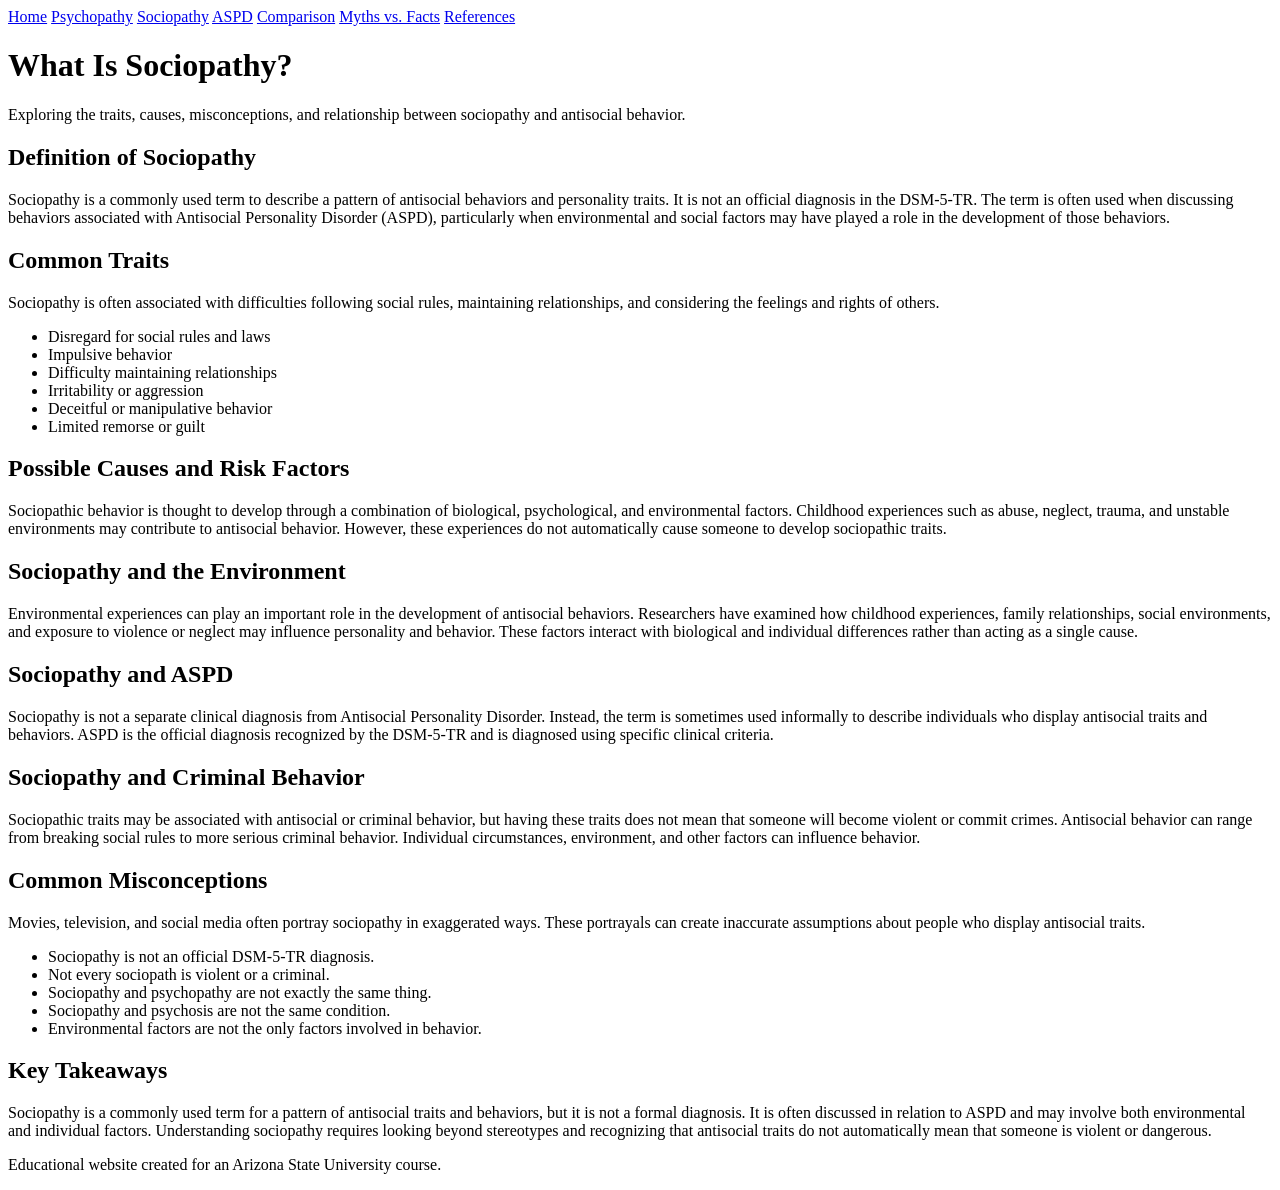
<file: sociopathy-aspd.html>
<!doctype html>
<html lang="en">
  <head>
    <meta charset="UTF-8" />
    <meta name="viewport" content="width=device-width, initial-scale=1.0" />
    <title>Sociopathy | Psychopathy, Sociopathy, and ASPD</title>
  </head>

  <body>
    <nav>
      <a href="index.html">Home</a>
      <a href="psychopathy.html">Psychopathy</a>
      <a href="sociopathy.html">Sociopathy</a>
      <a href="aspd.html">ASPD</a>
      <a href="comparison.html">Comparison</a>
      <a href="myths.html">Myths vs. Facts</a>
      <a href="references.html">References</a>
    </nav>

    <header>
      <h1>What Is Sociopathy?</h1>
      <p>
        Exploring the traits, causes, misconceptions, and relationship between
        sociopathy and antisocial behavior.
      </p>
    </header>

    <main>
      <section>
        <h2>Definition of Sociopathy</h2>
        <p>
          Sociopathy is a commonly used term to describe a pattern of antisocial
          behaviors and personality traits. It is not an official diagnosis in
          the DSM-5-TR. The term is often used when discussing behaviors
          associated with Antisocial Personality Disorder (ASPD), particularly
          when environmental and social factors may have played a role in the
          development of those behaviors.
        </p>
      </section>

      <section>
        <h2>Common Traits</h2>
        <p>
          Sociopathy is often associated with difficulties following social
          rules, maintaining relationships, and considering the feelings and
          rights of others.
        </p>

        <ul>
          <li>Disregard for social rules and laws</li>
          <li>Impulsive behavior</li>
          <li>Difficulty maintaining relationships</li>
          <li>Irritability or aggression</li>
          <li>Deceitful or manipulative behavior</li>
          <li>Limited remorse or guilt</li>
        </ul>
      </section>

      <section>
        <h2>Possible Causes and Risk Factors</h2>
        <p>
          Sociopathic behavior is thought to develop through a combination of
          biological, psychological, and environmental factors. Childhood
          experiences such as abuse, neglect, trauma, and unstable environments
          may contribute to antisocial behavior. However, these experiences do
          not automatically cause someone to develop sociopathic traits.
        </p>
      </section>

      <section>
        <h2>Sociopathy and the Environment</h2>
        <p>
          Environmental experiences can play an important role in the
          development of antisocial behaviors. Researchers have examined how
          childhood experiences, family relationships, social environments, and
          exposure to violence or neglect may influence personality and
          behavior. These factors interact with biological and individual
          differences rather than acting as a single cause.
        </p>
      </section>

      <section>
        <h2>Sociopathy and ASPD</h2>
        <p>
          Sociopathy is not a separate clinical diagnosis from Antisocial
          Personality Disorder. Instead, the term is sometimes used informally
          to describe individuals who display antisocial traits and behaviors.
          ASPD is the official diagnosis recognized by the DSM-5-TR and is
          diagnosed using specific clinical criteria.
        </p>
      </section>

      <section>
        <h2>Sociopathy and Criminal Behavior</h2>
        <p>
          Sociopathic traits may be associated with antisocial or criminal
          behavior, but having these traits does not mean that someone will
          become violent or commit crimes. Antisocial behavior can range from
          breaking social rules to more serious criminal behavior. Individual
          circumstances, environment, and other factors can influence behavior.
        </p>
      </section>

      <section>
        <h2>Common Misconceptions</h2>
        <p>
          Movies, television, and social media often portray sociopathy in
          exaggerated ways. These portrayals can create inaccurate assumptions
          about people who display antisocial traits.
        </p>

        <ul>
          <li>Sociopathy is not an official DSM-5-TR diagnosis.</li>
          <li>Not every sociopath is violent or a criminal.</li>
          <li>Sociopathy and psychopathy are not exactly the same thing.</li>
          <li>Sociopathy and psychosis are not the same condition.</li>
          <li>
            Environmental factors are not the only factors involved in behavior.
          </li>
        </ul>
      </section>

      <section>
        <h2>Key Takeaways</h2>
        <p>
          Sociopathy is a commonly used term for a pattern of antisocial traits
          and behaviors, but it is not a formal diagnosis. It is often discussed
          in relation to ASPD and may involve both environmental and individual
          factors. Understanding sociopathy requires looking beyond stereotypes
          and recognizing that antisocial traits do not automatically mean that
          someone is violent or dangerous.
        </p>
      </section>
    </main>

    <footer>
      <p>Educational website created for an Arizona State University course.</p>
    </footer>
  </body>
</html>
</file>
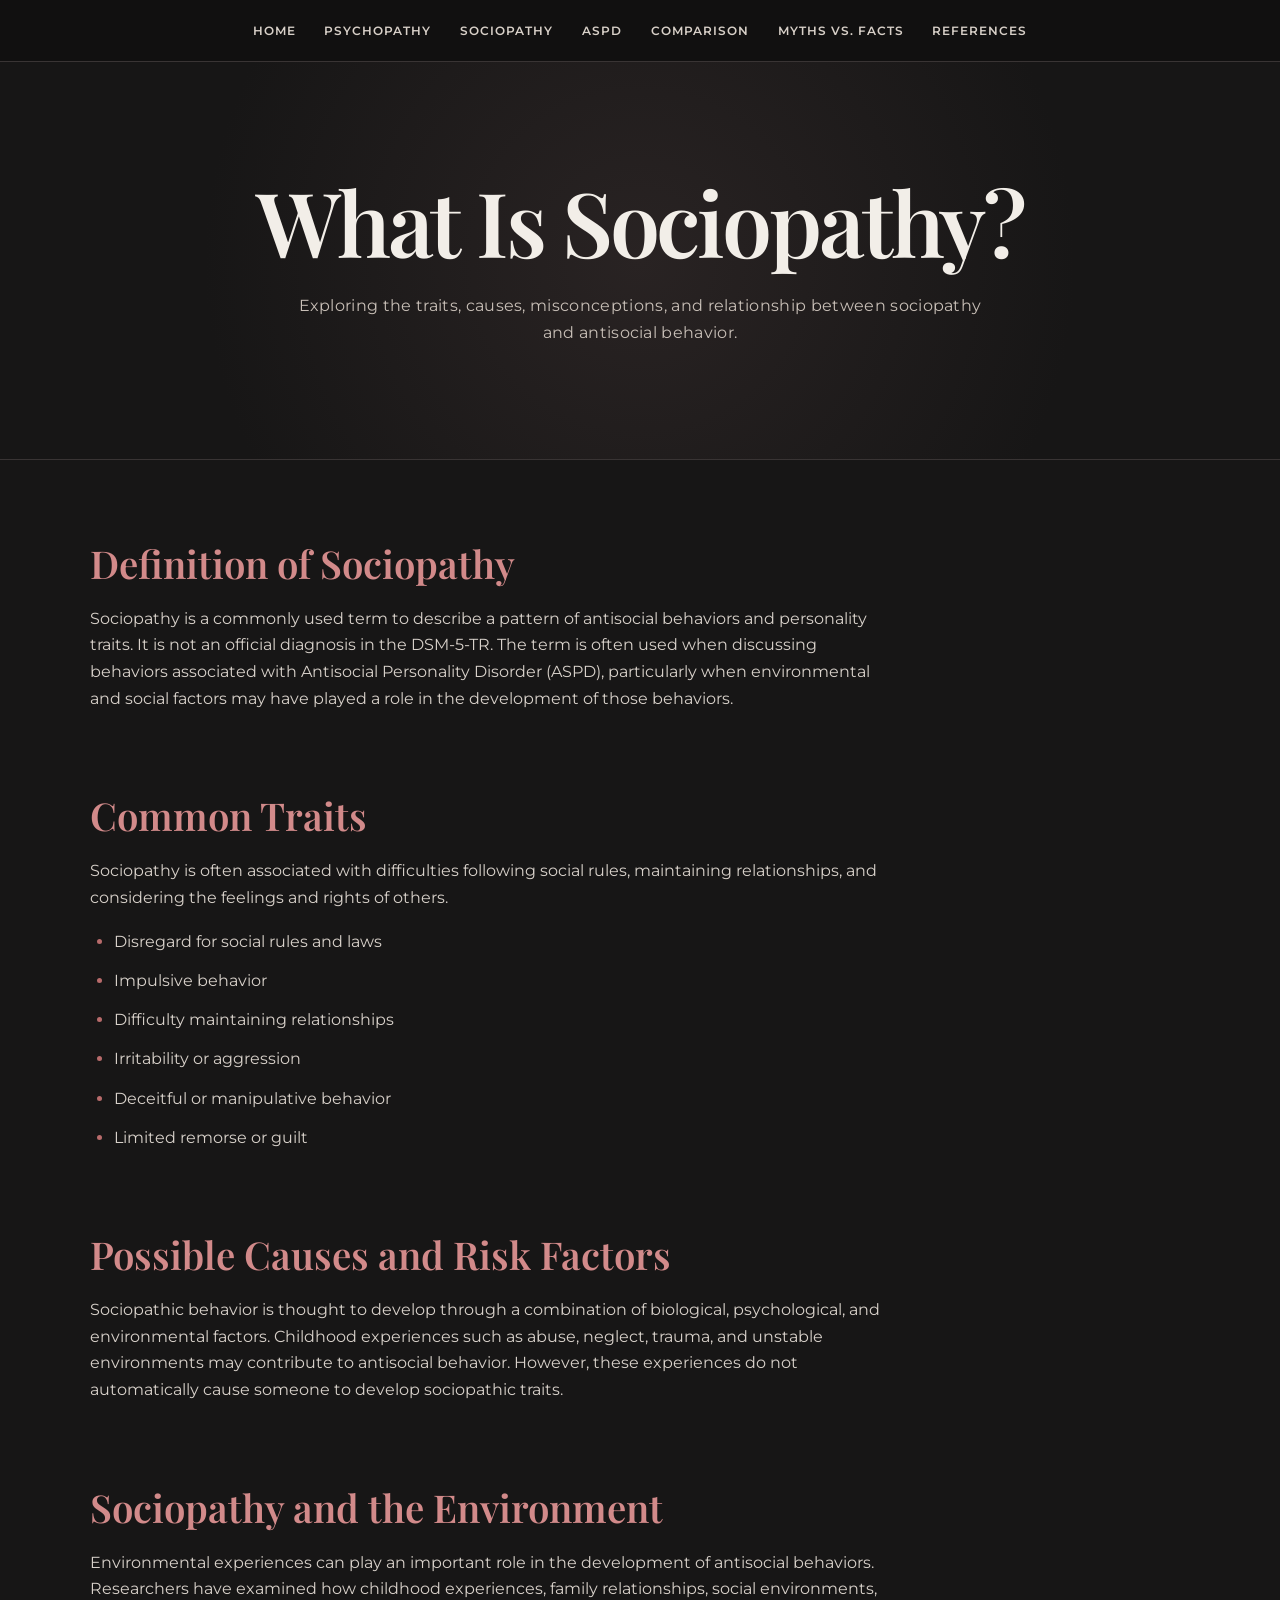
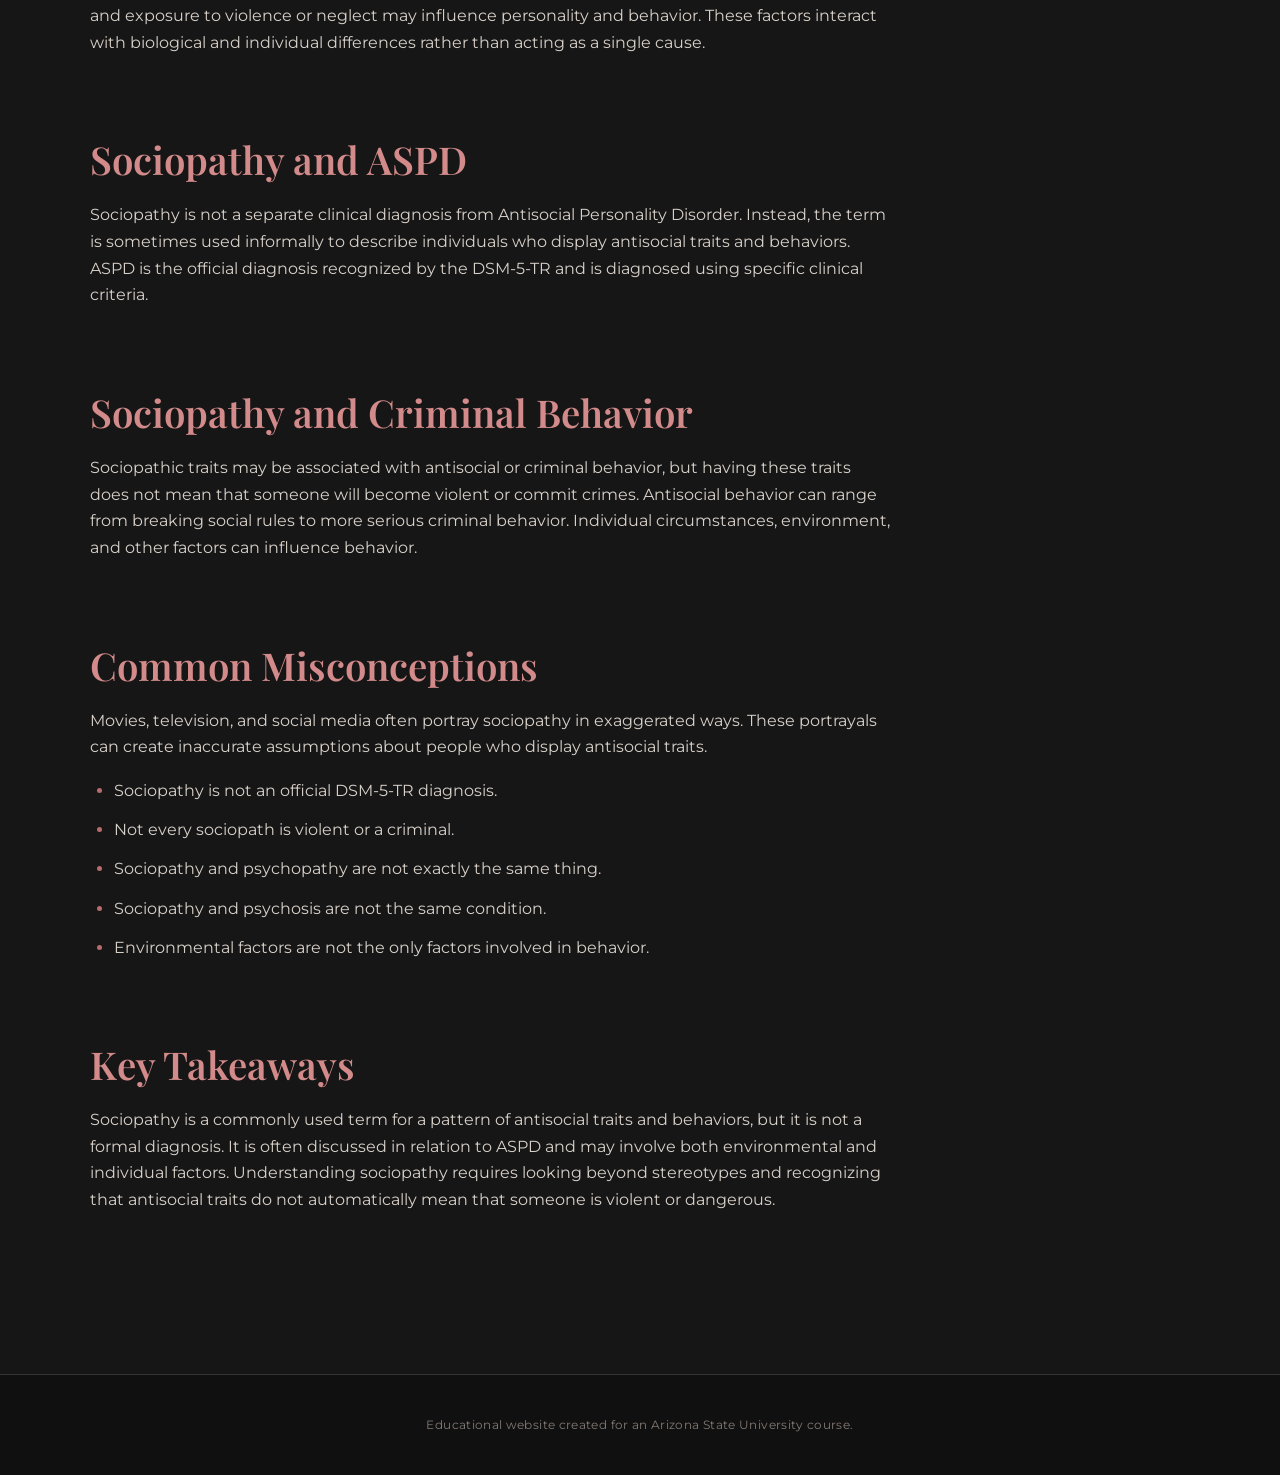
<file: sociopathy.html>
<!doctype html>
<html lang="en">
  <head>
    <meta charset="UTF-8" />
    <meta name="viewport" content="width=device-width, initial-scale=1.0" />
    <link rel="stylesheet" href="styles.css" />
    <title>Sociopathy | Psychopathy, Sociopathy, and ASPD</title>
  </head>

  <body>
    <nav>
      <a href="index.html">Home</a>
      <a href="psychopathy.html">Psychopathy</a>
      <a href="sociopathy.html">Sociopathy</a>
      <a href="aspd.html">ASPD</a>
      <a href="comparison.html">Comparison</a>
      <a href="myths-vs-facts.html">Myths vs. Facts</a>
      <a href="references.html">References</a>
    </nav>

    <header>
      <h1>What Is Sociopathy?</h1>
      <p>
        Exploring the traits, causes, misconceptions, and relationship between
        sociopathy and antisocial behavior.
      </p>
    </header>

    <main>
      <section>
        <h2>Definition of Sociopathy</h2>
        <p>
          Sociopathy is a commonly used term to describe a pattern of antisocial
          behaviors and personality traits. It is not an official diagnosis in
          the DSM-5-TR. The term is often used when discussing behaviors
          associated with Antisocial Personality Disorder (ASPD), particularly
          when environmental and social factors may have played a role in the
          development of those behaviors.
        </p>
      </section>

      <section>
        <h2>Common Traits</h2>
        <p>
          Sociopathy is often associated with difficulties following social
          rules, maintaining relationships, and considering the feelings and
          rights of others.
        </p>

        <ul>
          <li>Disregard for social rules and laws</li>
          <li>Impulsive behavior</li>
          <li>Difficulty maintaining relationships</li>
          <li>Irritability or aggression</li>
          <li>Deceitful or manipulative behavior</li>
          <li>Limited remorse or guilt</li>
        </ul>
      </section>

      <section>
        <h2>Possible Causes and Risk Factors</h2>
        <p>
          Sociopathic behavior is thought to develop through a combination of
          biological, psychological, and environmental factors. Childhood
          experiences such as abuse, neglect, trauma, and unstable environments
          may contribute to antisocial behavior. However, these experiences do
          not automatically cause someone to develop sociopathic traits.
        </p>
      </section>

      <section>
        <h2>Sociopathy and the Environment</h2>
        <p>
          Environmental experiences can play an important role in the
          development of antisocial behaviors. Researchers have examined how
          childhood experiences, family relationships, social environments, and
          exposure to violence or neglect may influence personality and
          behavior. These factors interact with biological and individual
          differences rather than acting as a single cause.
        </p>
      </section>

      <section>
        <h2>Sociopathy and ASPD</h2>
        <p>
          Sociopathy is not a separate clinical diagnosis from Antisocial
          Personality Disorder. Instead, the term is sometimes used informally
          to describe individuals who display antisocial traits and behaviors.
          ASPD is the official diagnosis recognized by the DSM-5-TR and is
          diagnosed using specific clinical criteria.
        </p>
      </section>

      <section>
        <h2>Sociopathy and Criminal Behavior</h2>
        <p>
          Sociopathic traits may be associated with antisocial or criminal
          behavior, but having these traits does not mean that someone will
          become violent or commit crimes. Antisocial behavior can range from
          breaking social rules to more serious criminal behavior. Individual
          circumstances, environment, and other factors can influence behavior.
        </p>
      </section>

      <section>
        <h2>Common Misconceptions</h2>
        <p>
          Movies, television, and social media often portray sociopathy in
          exaggerated ways. These portrayals can create inaccurate assumptions
          about people who display antisocial traits.
        </p>

        <ul>
          <li>Sociopathy is not an official DSM-5-TR diagnosis.</li>
          <li>Not every sociopath is violent or a criminal.</li>
          <li>Sociopathy and psychopathy are not exactly the same thing.</li>
          <li>Sociopathy and psychosis are not the same condition.</li>
          <li>
            Environmental factors are not the only factors involved in behavior.
          </li>
        </ul>
      </section>

      <section>
        <h2>Key Takeaways</h2>
        <p>
          Sociopathy is a commonly used term for a pattern of antisocial traits
          and behaviors, but it is not a formal diagnosis. It is often discussed
          in relation to ASPD and may involve both environmental and individual
          factors. Understanding sociopathy requires looking beyond stereotypes
          and recognizing that antisocial traits do not automatically mean that
          someone is violent or dangerous.
        </p>
      </section>
    </main>

    <footer>
      <p>Educational website created for an Arizona State University course.</p>
    </footer>
  </body>
</html>
</file>
<file: styles.css>
@import url("https://fonts.googleapis.com/css2?family=Montserrat:wght@400;500;600;700&family=Playfair+Display:ital,wght@0,500;0,600;0,700;1,500;1,600&display=swap");

/* =========================================
   GLOBAL STYLES
   ========================================= */

* {
  box-sizing: border-box;
  margin: 0;
  padding: 0;
}

html {
  scroll-behavior: smooth;
}

body {
  font-family: "Montserrat", sans-serif;
  line-height: 1.7;
  color: #f2eee8;
  background-color: #171616;

  animation: pageFade 0.8s ease-in-out;
}

@keyframes pageFade {
  from {
    opacity: 0;
    transform: translateY(8px);
  }

  to {
    opacity: 1;
    transform: translateY(0);
  }
}

a {
  color: inherit;
  text-decoration: none;
}

p {
  max-width: 800px;
}

ul,
ol {
  padding-left: 1.5rem;
}

/* =========================================
   NAVIGATION
   ========================================= */

nav {
  display: flex;
  justify-content: center;
  align-items: center;
  flex-wrap: wrap;
  gap: 1.8rem;

  padding: 1.25rem 2rem;

  background-color: #111010;
  border-bottom: 1px solid #393434;

  position: sticky;
  top: 0;
  z-index: 1000;
}

nav a {
  color: #d8d0c8;
  font-size: 0.78rem;
  font-weight: 600;
  letter-spacing: 0.08em;
  text-transform: uppercase;

  transition:
    color 0.3s ease,
    transform 0.3s ease;
}

nav a:hover {
  color: #d28a8a;
  transform: translateY(-1px);
}

/* =========================================
   HEADER / HERO
   ========================================= */

header {
  text-align: center;

  padding: 7rem 2rem;

  background: radial-gradient(circle at center, #292323 0%, #171616 65%);

  border-bottom: 1px solid #393434;
}

header h1 {
  max-width: 950px;

  margin: 0 auto 1.5rem;

  font-family: "Playfair Display", serif;

  font-size: clamp(3rem, 7vw, 6rem);

  font-weight: 600;

  line-height: 1.05;

  letter-spacing: -0.035em;
}

header p {
  margin: 0 auto;

  max-width: 700px;

  color: #c8bfb7;

  font-size: 1rem;

  font-weight: 400;

  letter-spacing: 0.02em;
}

/* =========================================
   MAIN CONTENT
   ========================================= */

main {
  width: min(1100px, 90%);

  margin: 0 auto;

  padding: 5rem 0;
}

section {
  margin-bottom: 5rem;
}

section h2 {
  margin-bottom: 1.25rem;

  font-family: "Playfair Display", serif;

  color: #d28a8a;

  font-size: 2.4rem;

  font-weight: 600;

  line-height: 1.2;
}

section p {
  color: #d8d1ca;

  margin-bottom: 1rem;

  font-size: 0.98rem;
}

/* =========================================
   SECTION INTRO
   ========================================= */

.section-intro {
  color: #a99f97;

  font-size: 1.05rem;

  font-style: italic;
}

/* =========================================
   LISTS
   ========================================= */

section ul li,
section ol li {
  color: #d8d1ca;

  margin-bottom: 0.75rem;
}

section ul li::marker {
  color: #b86b6b;
}

/* =========================================
   CARDS
   ========================================= */

.card-grid,
.trait-grid,
.comparison-grid {
  display: grid;

  grid-template-columns: repeat(3, 1fr);

  gap: 1.5rem;

  margin-top: 2rem;
}

.card,
.trait-card,
.comparison-card {
  background-color: #211f1f;

  border: 1px solid #393434;

  border-radius: 14px;

  padding: 2rem;

  transition:
    transform 0.3s ease,
    box-shadow 0.3s ease,
    border-color 0.3s ease;
}

.card:hover,
.trait-card:hover,
.comparison-card:hover {
  transform: translateY(-6px);

  border-color: #8f5151;

  box-shadow: 0 15px 35px rgba(0, 0, 0, 0.3);
}

.card h3,
.trait-card h3,
.comparison-card h3 {
  margin-bottom: 0.8rem;

  font-family: "Playfair Display", serif;

  color: #e1a0a0;

  font-size: 1.4rem;
}

.card p,
.trait-card p,
.comparison-card p {
  color: #bfb7b0;

  margin-bottom: 0;

  font-size: 0.9rem;
}

/* =========================================
   TRAIT CARDS
   ========================================= */

.trait-card {
  position: relative;

  border-left: 3px solid #8f5151;
}

.trait-card h3 {
  font-size: 1.25rem;
}

/* =========================================
   COMPARISON TABLE
   ========================================= */

table {
  width: 100%;

  margin-top: 2rem;

  border-collapse: collapse;

  background-color: #211f1f;

  border: 1px solid #393434;
}

th,
td {
  padding: 1.2rem;

  text-align: left;

  border-bottom: 1px solid #393434;
}

th {
  background-color: #302b2b;

  color: #e1a0a0;

  font-size: 0.8rem;

  letter-spacing: 0.08em;

  text-transform: uppercase;
}

td {
  color: #d2cbc4;

  font-size: 0.9rem;
}

tr:last-child td {
  border-bottom: none;
}

tr:hover td {
  background-color: #272323;
}

/* =========================================
   MYTHS & FACTS
   ========================================= */

.myth {
  background-color: #211f1f;

  border: 1px solid #393434;

  border-radius: 14px;

  padding: 2.2rem;

  margin-bottom: 2rem;
}

.myth h3 {
  font-family: "Playfair Display", serif;

  color: #d28a8a;

  font-size: 1.5rem;

  margin-bottom: 1rem;
}

.fact {
  padding-top: 1.2rem;

  border-top: 1px solid #393434;
}

.fact strong {
  color: #e1a0a0;

  font-weight: 600;
}

/* =========================================
   CALLOUT
   ========================================= */

.callout {
  background-color: #2a2323;

  border-left: 4px solid #b86b6b;

  border-radius: 10px;

  padding: 2.2rem;

  margin: 2.5rem 0;
}

.callout h3 {
  font-family: "Playfair Display", serif;

  color: #e1a0a0;

  font-size: 1.5rem;

  margin-bottom: 0.6rem;
}

/* =========================================
   BUTTONS
   ========================================= */

.button {
  display: inline-block;

  margin-top: 1rem;

  padding: 0.8rem 1.4rem;

  background-color: #8f5151;

  color: #fff;

  border-radius: 6px;

  font-size: 0.8rem;

  font-weight: 600;

  letter-spacing: 0.06em;

  text-transform: uppercase;

  transition:
    background-color 0.3s ease,
    transform 0.3s ease;
}

.button:hover {
  background-color: #b86b6b;

  transform: translateY(-2px);
}

/* =========================================
   REFERENCES
   ========================================= */

.references li {
  margin-bottom: 1.8rem;

  color: #d0c8c1;

  font-size: 0.9rem;
}

.references a {
  color: #d28a8a;

  text-decoration: underline;

  transition: color 0.3s ease;
}

.references a:hover {
  color: #f0b0b0;
}

/* =========================================
   FOOTER
   ========================================= */

footer {
  padding: 2.5rem 2rem;

  text-align: center;

  background-color: #111010;

  border-top: 1px solid #393434;
}

footer p {
  margin: 0 auto;

  color: #827a74;

  font-size: 0.75rem;

  letter-spacing: 0.03em;
}

/* =========================================
   RESPONSIVE DESIGN
   ========================================= */

@media (max-width: 900px) {
  .card-grid,
  .trait-grid,
  .comparison-grid {
    grid-template-columns: repeat(2, 1fr);
  }

  header {
    padding: 5.5rem 1.5rem;
  }
}

@media (max-width: 650px) {
  nav {
    gap: 0.75rem 1rem;

    padding: 1rem;
  }

  nav a {
    font-size: 0.7rem;
  }

  header {
    padding: 4.5rem 1rem;
  }

  header h1 {
    font-size: 3rem;
  }

  header p {
    font-size: 0.9rem;
  }

  main {
    width: 92%;

    padding: 3.5rem 0;
  }

  section {
    margin-bottom: 3.5rem;
  }

  section h2 {
    font-size: 2rem;
  }

  .card-grid,
  .trait-grid,
  .comparison-grid {
    grid-template-columns: 1fr;
  }

  table {
    display: block;

    overflow-x: auto;

    white-space: nowrap;
  }
}

/* =========================================
   REDUCED MOTION
   ========================================= */

@media (prefers-reduced-motion: reduce) {
  body {
    animation: none;
  }

  * {
    transition: none !important;
  }
}
</file>
